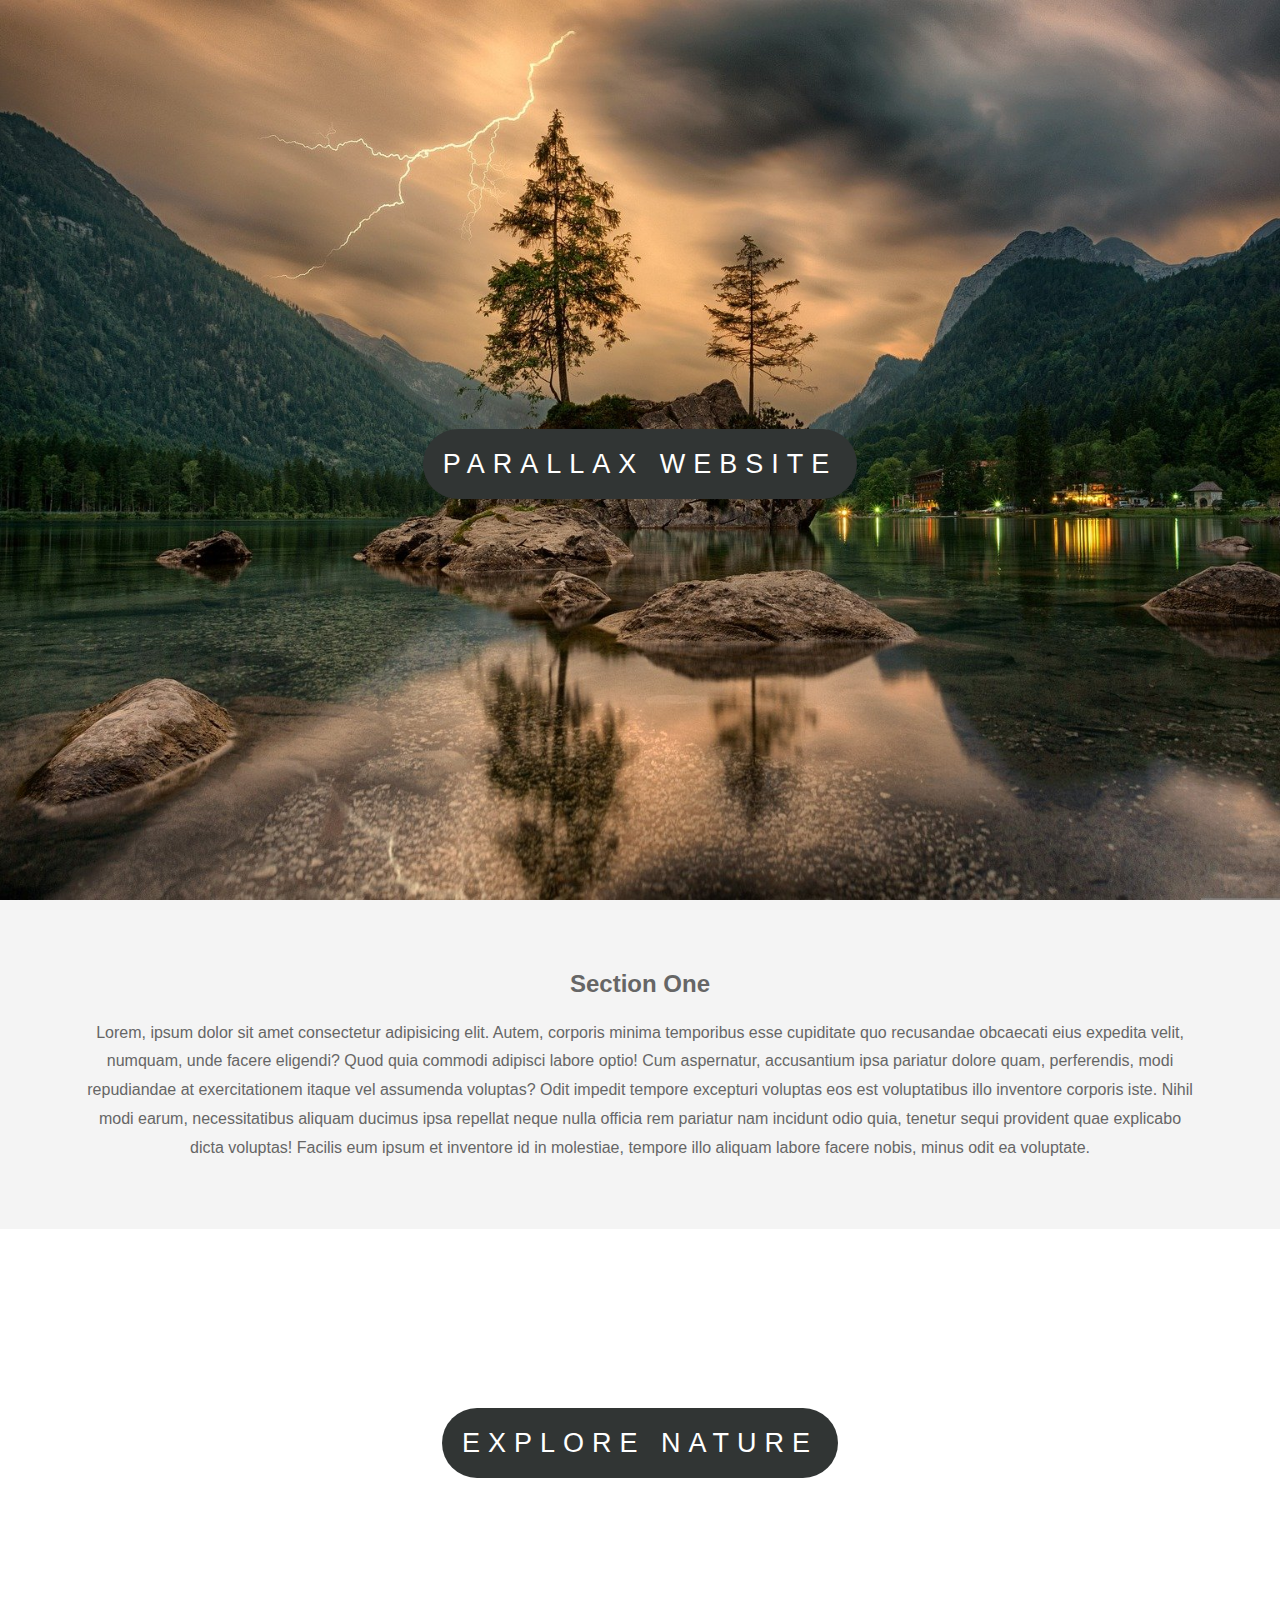
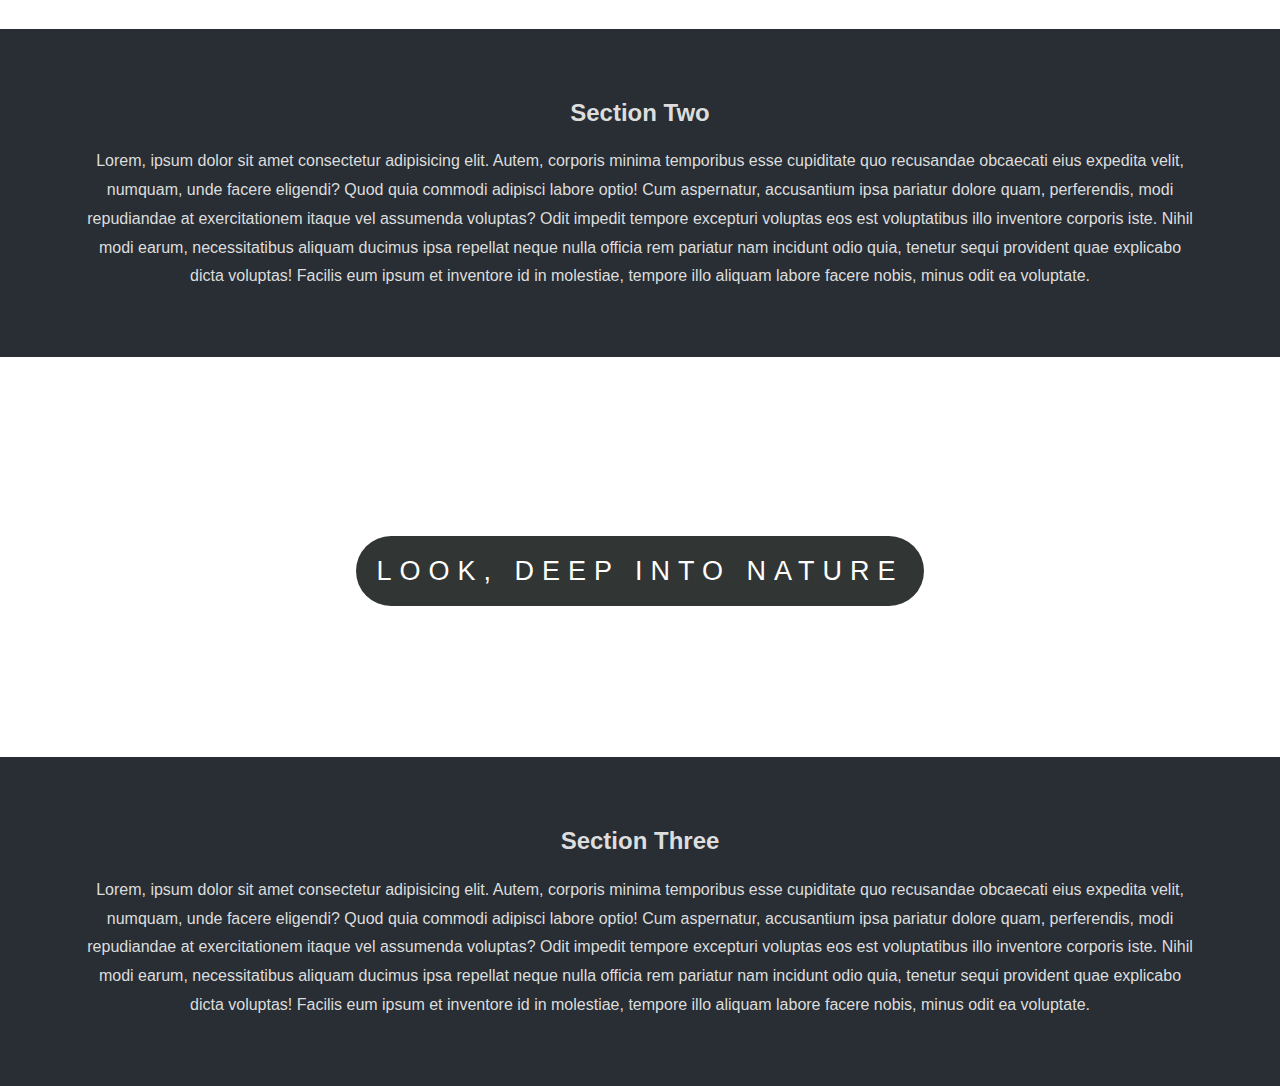
<file: 10.Parallax Website/index.html>
<!DOCTYPE html>
<html lang="en">
<head>
    <meta charset="UTF-8">
    <meta http-equiv="X-UA-Compatible" content="IE=edge">
    <meta name="viewport" content="width=device-width, initial-scale=1.0">
    <title>Parallax-Website</title>
    <link rel="stylesheet" href="style.css">
</head>
<body>
    <section class="pimg1">
        <div class="ptext">
            <span class="txtBg">
                Parallax Website
            </span>
        </div>
    </section>
    <section class="section section-light">
        <h2>Section One</h2>
        <p>Lorem, ipsum dolor sit amet consectetur adipisicing elit. Autem, corporis minima temporibus esse cupiditate quo recusandae obcaecati eius expedita velit, numquam, unde facere eligendi? Quod quia commodi adipisci labore optio! Cum aspernatur, accusantium ipsa pariatur dolore quam, perferendis, modi repudiandae at exercitationem itaque vel assumenda voluptas? Odit impedit tempore excepturi voluptas eos est voluptatibus illo inventore corporis iste. Nihil modi earum, necessitatibus aliquam ducimus ipsa repellat neque nulla officia rem pariatur nam incidunt odio quia, tenetur sequi provident quae explicabo dicta voluptas! Facilis eum ipsum et inventore id in molestiae, tempore illo aliquam labore facere nobis, minus odit ea voluptate.</p>
    </section>
    <section class="pimg2">
        <div class="ptext">
            <span class="txtBg">Explore Nature</span>
        </div>
    </section>
    <section class="section section-dark">
        <h2>Section Two</h2>
        <p>Lorem, ipsum dolor sit amet consectetur adipisicing elit. Autem, corporis minima temporibus esse cupiditate quo recusandae obcaecati eius expedita velit, numquam, unde facere eligendi? Quod quia commodi adipisci labore optio! Cum aspernatur, accusantium ipsa pariatur dolore quam, perferendis, modi repudiandae at exercitationem itaque vel assumenda voluptas? Odit impedit tempore excepturi voluptas eos est voluptatibus illo inventore corporis iste. Nihil modi earum, necessitatibus aliquam ducimus ipsa repellat neque nulla officia rem pariatur nam incidunt odio quia, tenetur sequi provident quae explicabo dicta voluptas! Facilis eum ipsum et inventore id in molestiae, tempore illo aliquam labore facere nobis, minus odit ea voluptate.</p>
    </section>
    <section class="pimg3">
        <div class="ptext">
            <span class="txtBg">Look, Deep into nature</span>
        </div>
    </section>
    <section class="section section-dark">
        <h2>Section Three</h2>
        <p>Lorem, ipsum dolor sit amet consectetur adipisicing elit. Autem, corporis minima temporibus esse cupiditate quo recusandae obcaecati eius expedita velit, numquam, unde facere eligendi? Quod quia commodi adipisci labore optio! Cum aspernatur, accusantium ipsa pariatur dolore quam, perferendis, modi repudiandae at exercitationem itaque vel assumenda voluptas? Odit impedit tempore excepturi voluptas eos est voluptatibus illo inventore corporis iste. Nihil modi earum, necessitatibus aliquam ducimus ipsa repellat neque nulla officia rem pariatur nam incidunt odio quia, tenetur sequi provident quae explicabo dicta voluptas! Facilis eum ipsum et inventore id in molestiae, tempore illo aliquam labore facere nobis, minus odit ea voluptate.</p>
    </section>
</body>
</html>
</file>
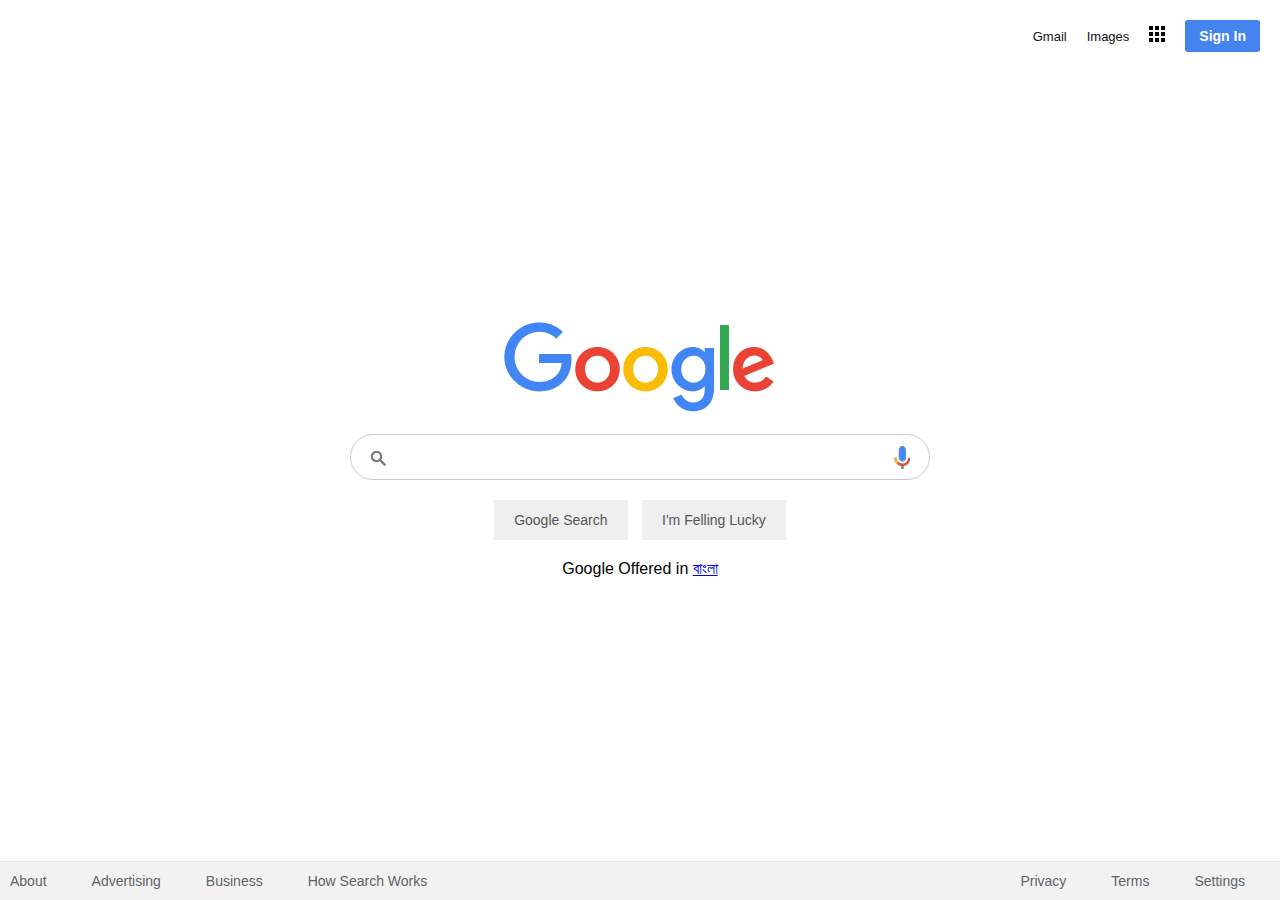
<file: 13. Google-homepage/index.html>
<!DOCTYPE html>
<html lang="en">
<head>
    <meta charset="UTF-8">
    <meta http-equiv="X-UA-Compatible" content="IE=edge">
    <meta name="viewport" content="width=device-width, initial-scale=1.0">
    <link rel="stylesheet" href="style.css">
    <title>Google</title>
</head>
<body>
    <section>
        <header>
            <ul>
                <li><a href="#">Gmail</a></li>
                <li><a href="#">Images</a></li>
                <li><a href="#"><img src="images/bars.png" alt=""></a></li>
                <li><button>Sign In</button></li>
            </ul>
        </header>
        <main>
            <img src="images/google.png" alt="Google">
            <div class="searchbox">
                <input type="text" class="search">
                <div class="icon">
                    <div class="search-icon"><img src="images/search.png"></div>
                    <div class="mic"><img src="images/mic.png" alt=""></div>
                </div>
            </div>
            <div class="buttons">
                <button>Google Search</button>
                <button>I'm Felling Lucky</button>
            </div>
            <div class="lang">
                Google Offered in <a href="#">বাংলা</a>
            </div>
        </main>
        <footer>
            <div class="row">
                <ul>
                    <li><a href="#">About</a></li>
                    <li><a href="#">Advertising</a></li>
                    <li><a href="#">Business</a></li>
                    <li><a href="#">How Search Works</a></li>
                </ul>
                <ul>
                    <li><a href="#">Privacy</a></li>
                    <li><a href="#">Terms</a></li>
                    <li><a href="#">Settings</a></li>
                </ul>
            </div>
        </footer>
    </section>
</body>
</html>
</file>
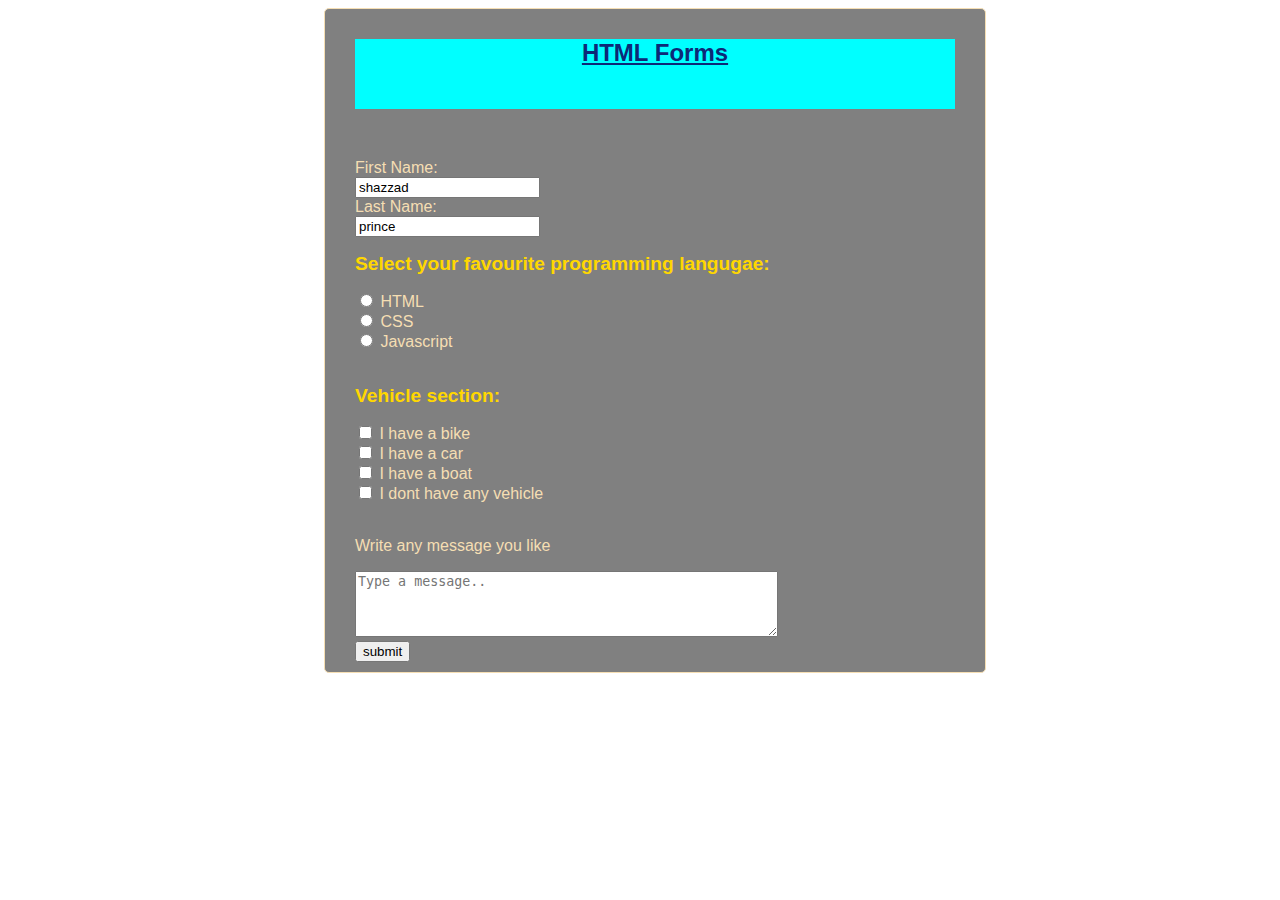
<file: 14. Form/index.html>
<!DOCTYPE html>
<html lang="en">
<head>
    <meta charset="UTF-8">
    <meta http-equiv="X-UA-Compatible" content="IE=edge">
    <meta name="viewport" content="width=device-width, 
    initial-scale=1.0">
    <link rel="stylesheet" href="style.css">
    <title>Form</title>
</head>
<body>
    <div class="form-table">
        <div class="html-form">
            <h2>HTML Forms</h2>
        </div>
    <!--Form Element-->
    <form  class="form">
        <div class="name-part">
            <label for="fname" class="name">First Name:</label>
            <br>
            <input type="text" name="fname" id="fname" value="shazzad" placeholder="First name">
            <br>
            <label for="lname" class="name">Last Name:</label>
            <br>
            <input type="text" name="lname" id="lname" value="prince" placeholder="Last name">
            <br>
        </div>

        <!--Radio Element-->
        <p><b>Select your favourite programming langugae:</b></p>
        <input type="radio" name="fav-lan" value="HTML">
            <label for="HTML">HTML</label><br>
        <input type="radio" name="fav-lan" value="CSS">
            <label for="CSS">CSS</label><br>
        <input type="radio" name="fav-lan" value="Javascript">
            <label for="Javascript">Javascript</label><br><br>

        <!--checkbox element-->
        <p><b>Vehicle section:</b></p>
        <input type="checkbox" name="vehicle" value="bike">
            <label for="vehicle">I have a bike</label><br>
        <input type="checkbox" name="vehicle" value="car">
            <label for="vehicle">I have a car</label><br>
        <input type="checkbox" name="vehicle" value="boat">
            <label for="vehicle">I have a boat</label><br>
        <input type="checkbox" name="vehicle" value="nothing">
            <label for="vehicle">I dont have any vehicle</label><br><br>
        
        <!--textarea-->
        <p><label for="message">Write any message you like</label></p>
        <textarea name="message" id="message" cols="50" rows="4" placeholder="Type a message.."></textarea><br>
        <!--button element-->
        <input type="button" value="submit">
    </form>
    </div>
</body>
</html>
</file>
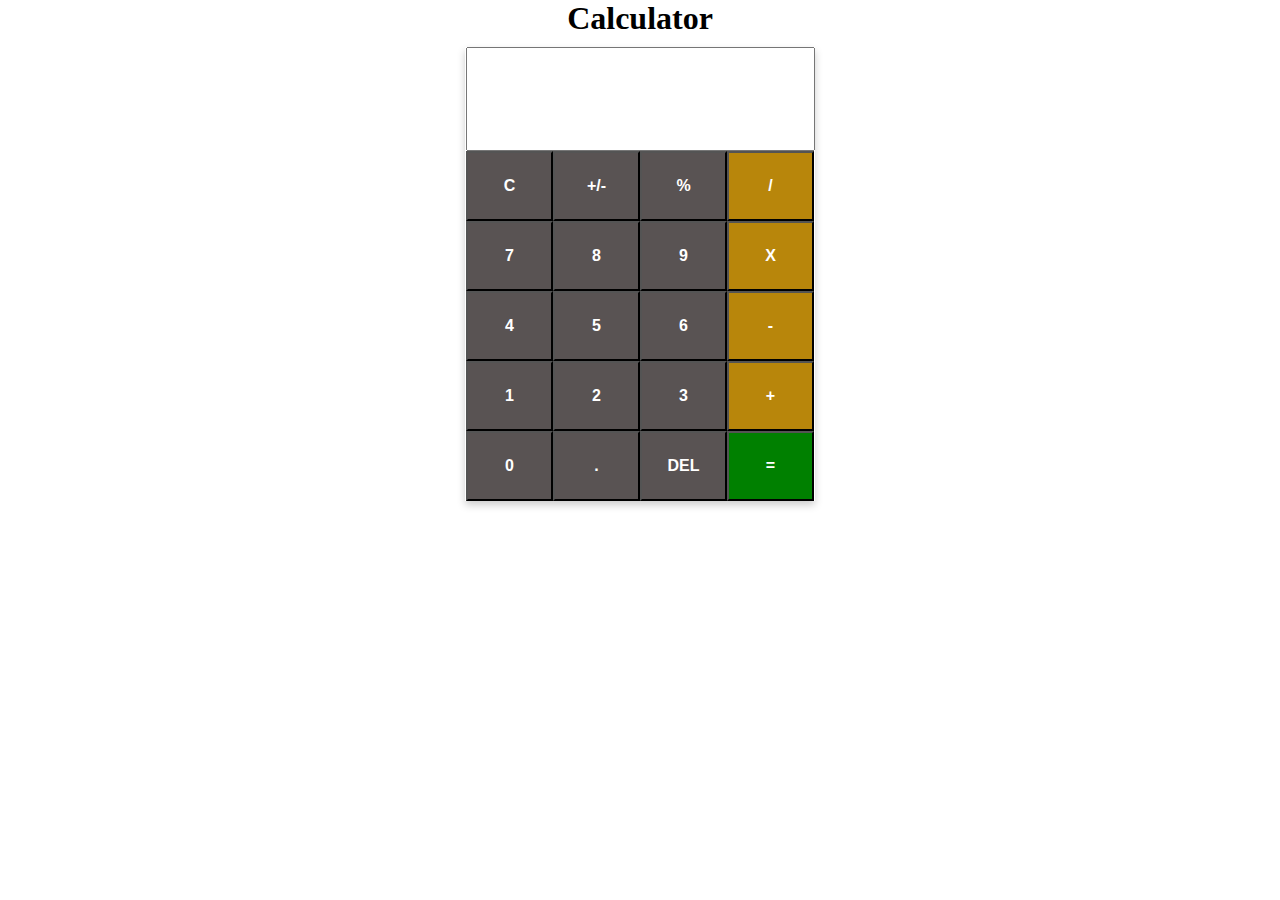
<file: 2.CALCULATOR/index.html>
<!DOCTYPE html>
<html lang="en">
<head>
    <meta charset="UTF-8">
    <meta http-equiv="X-UA-Compatible" content="IE=edge">
    <meta name="viewport" content="width=device-width, initial-scale=1.0">
    <title>Calculator</title>
    <link rel="stylesheet" href="style.css">
</head>
<body>
    <h1>Calculator</h1>
        <div class="card">
            <div class="calc-head">
                <input type="text" id="result" maxlength="10">
            </div>

            <div class="calc-body">
                <div>
                    <input type="button" class="btn" value="C">
                    <input type="button" class="btn" value="+/-">
                    <input type="button" class="btn" value="%">
                    <input type="button" class="btn btn-style" value="/">
                </div>
                <div>
                    <input type="button" class="btn" value="7">
                    <input type="button" class="btn" value="8">
                    <input type="button" class="btn" value="9">
                    <input type="button" class="btn btn-style" value="X">
                </div>
                <div>
                    <input type="button" class="btn" value="4">
                    <input type="button" class="btn" value="5">
                    <input type="button" class="btn" value="6">
                    <input type="button" class="btn btn-style" value="-">
                </div>
                <div>
                    <input type="button" class="btn" value="1">
                    <input type="button" class="btn" value="2">
                    <input type="button" class="btn" value="3">
                    <input type="button" class="btn btn-style" value="+">
                </div>
                <div>
                    <input type="button" class="btn" value="0">
                    <input type="button" class="btn" value=".">
                    <input type="button" class="btn" value="DEL">
                    <input type="button" class="btn last-button" value="=">
                </div>
            </div>
        </div>
</body>
</html>
</file>
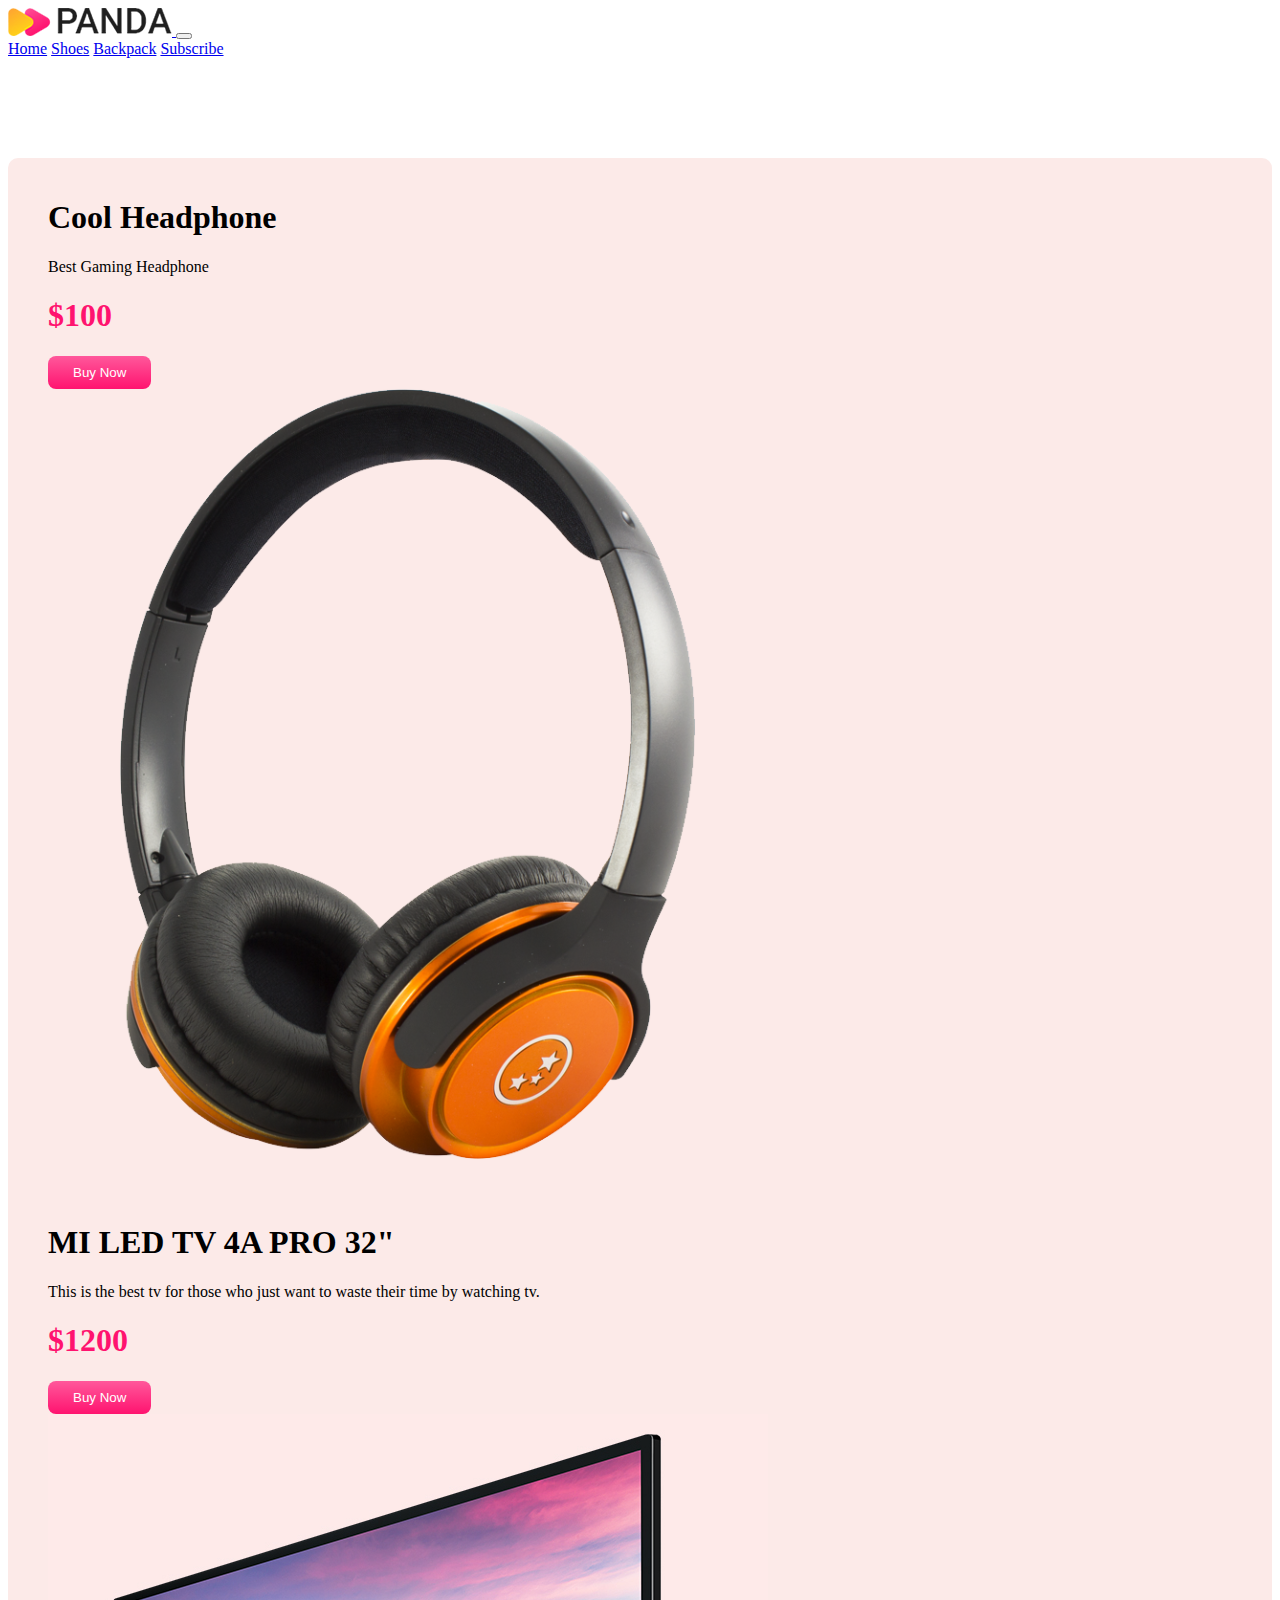
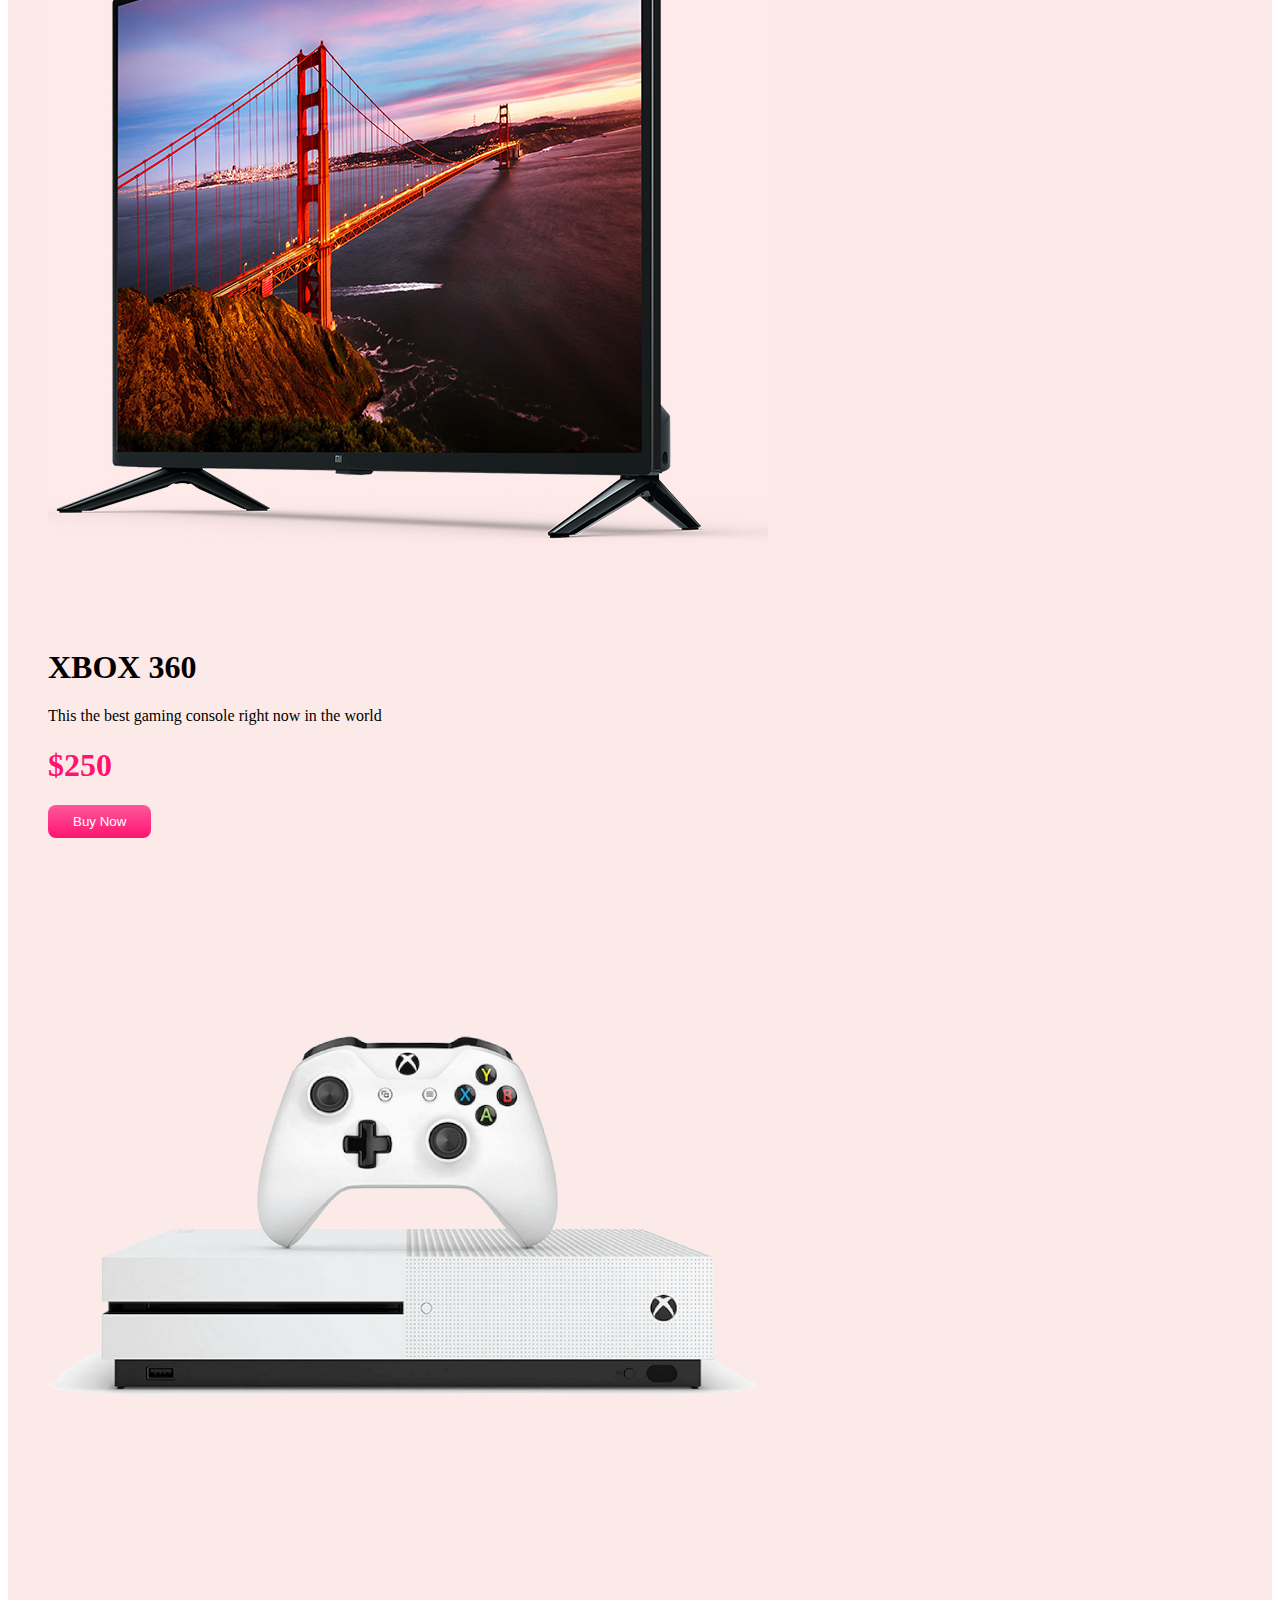
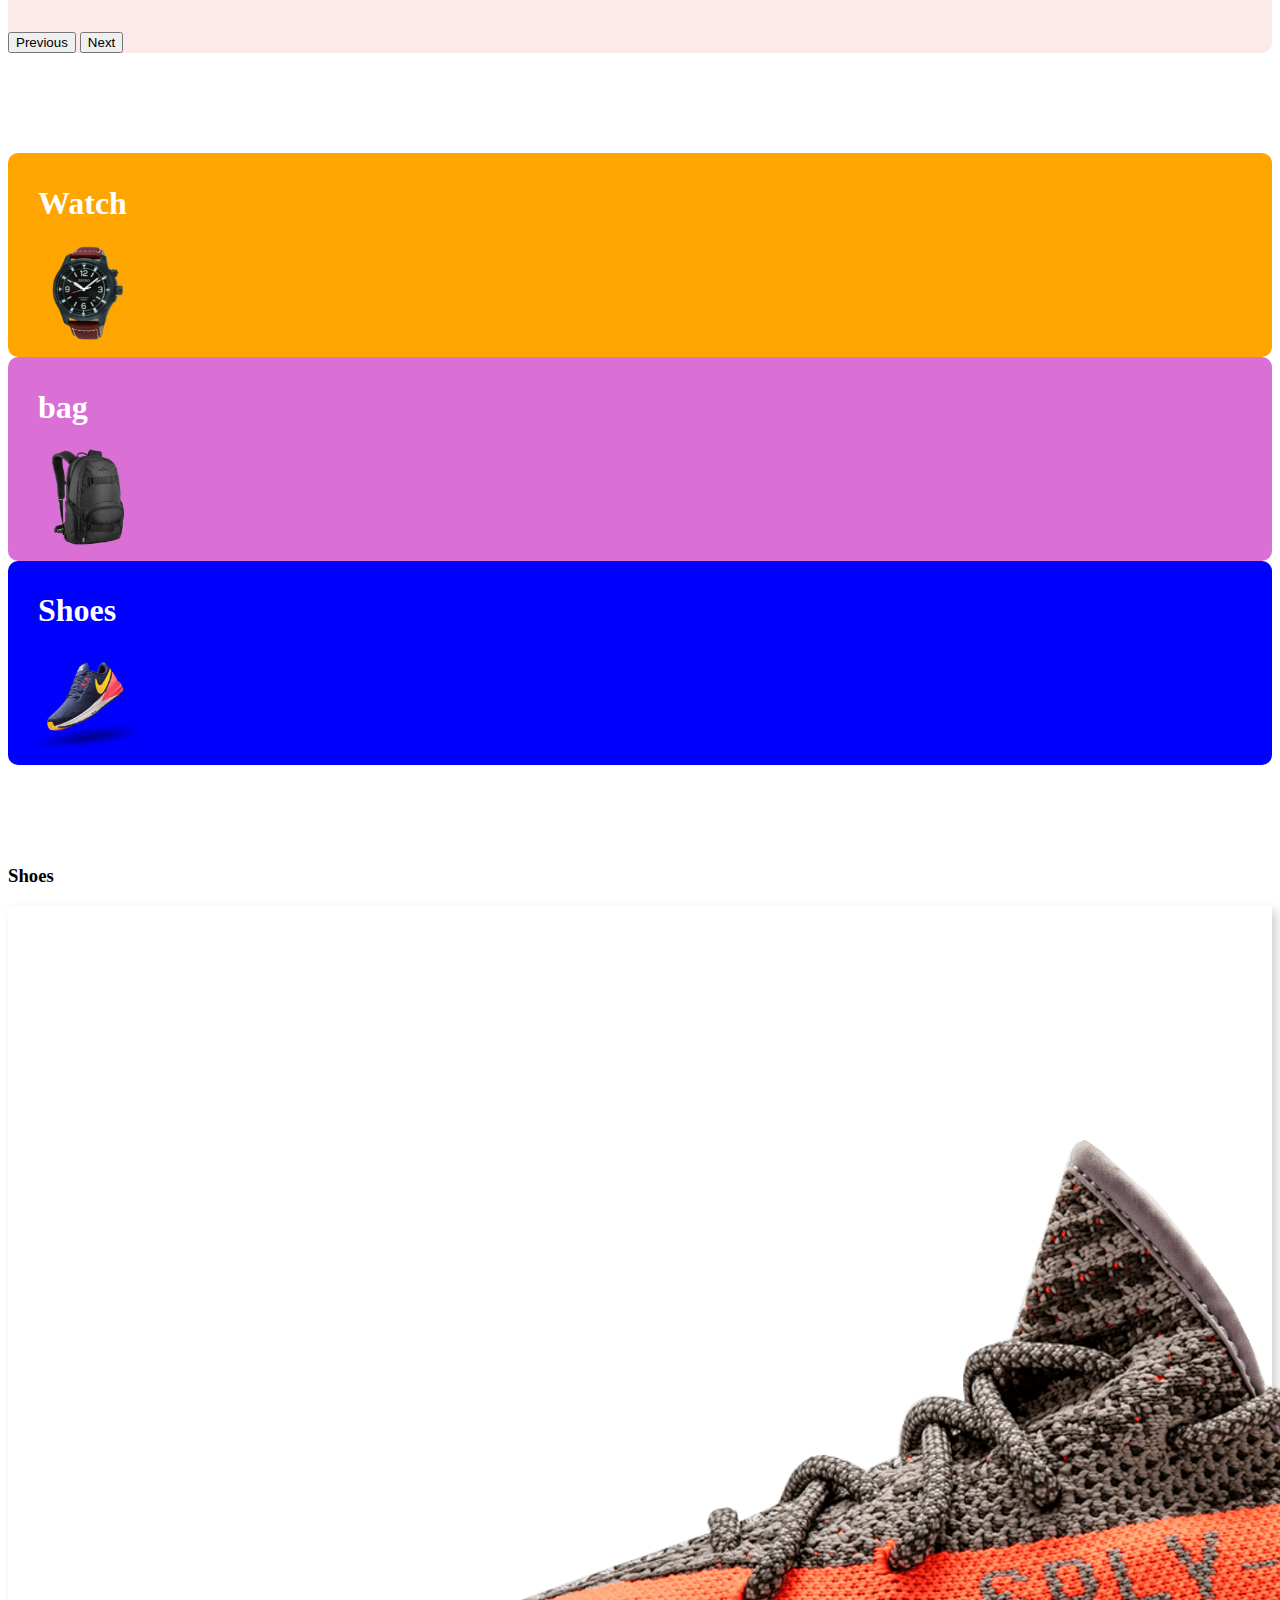
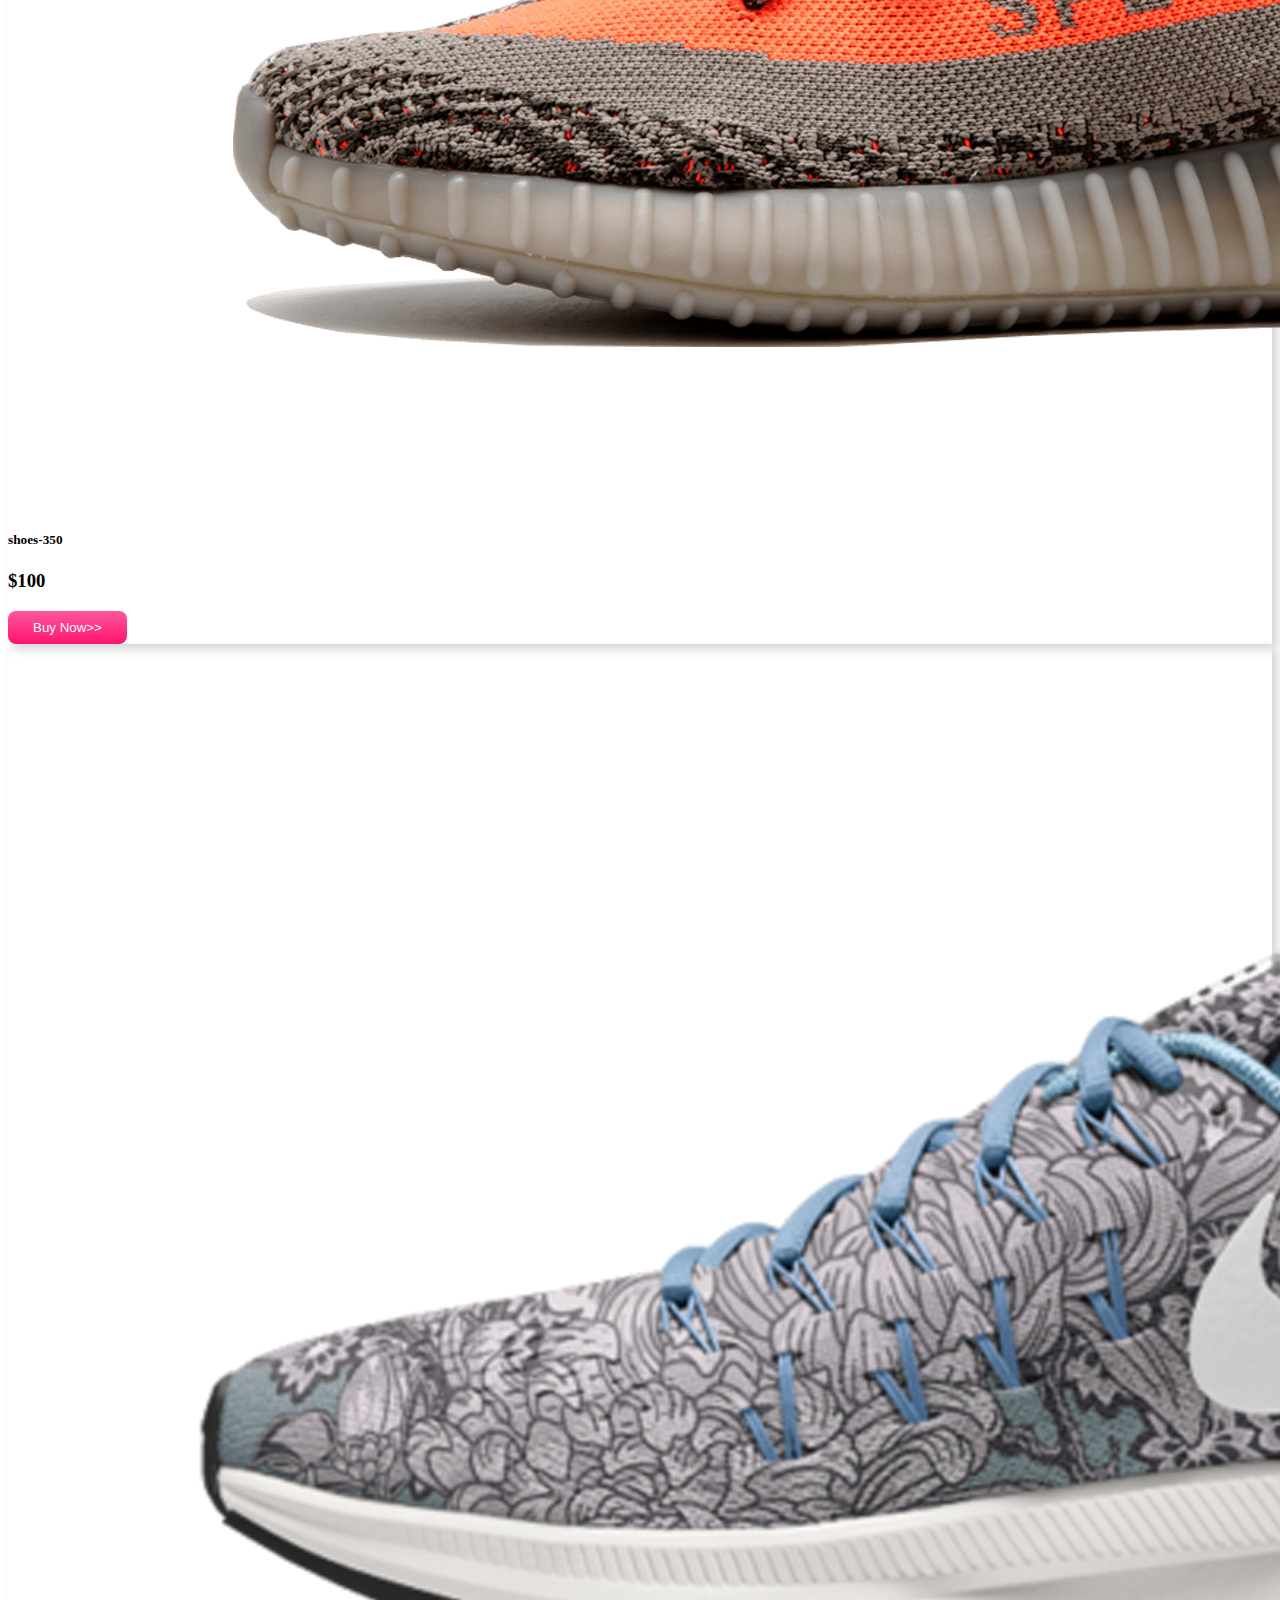
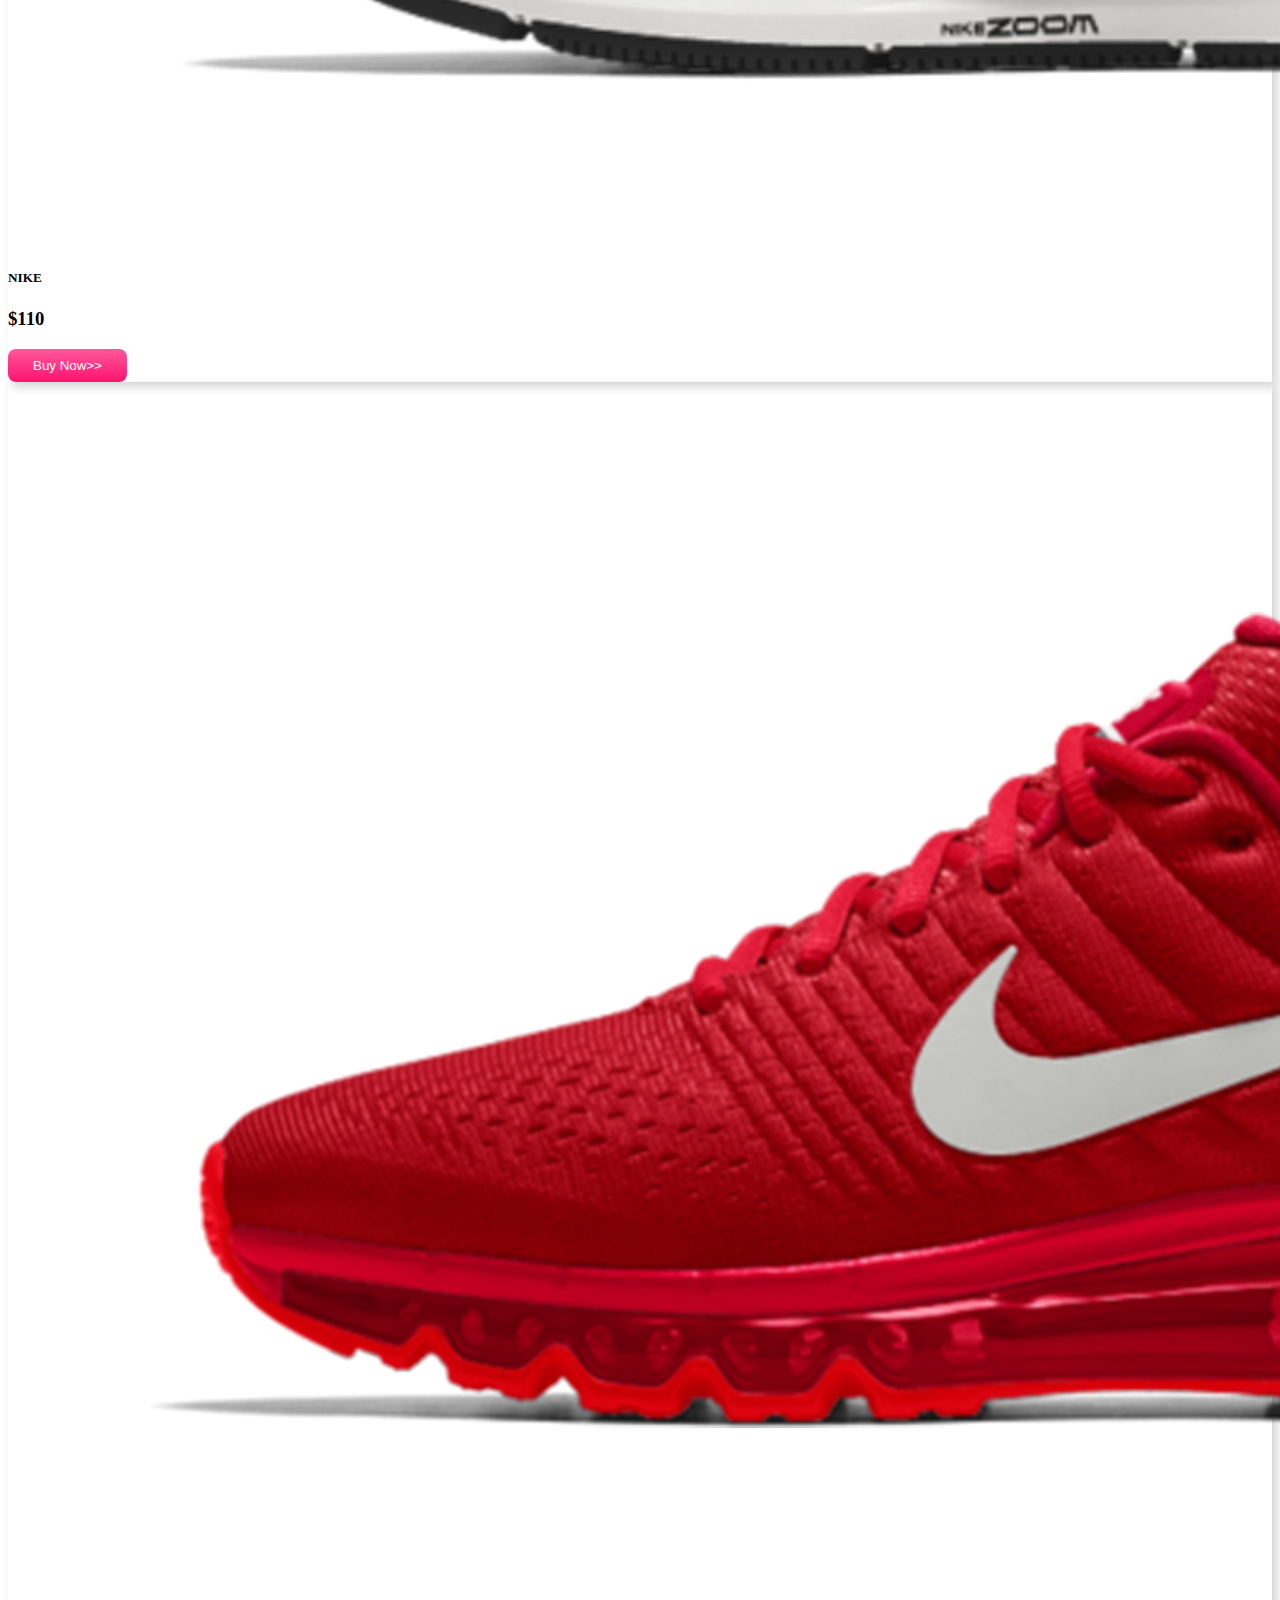
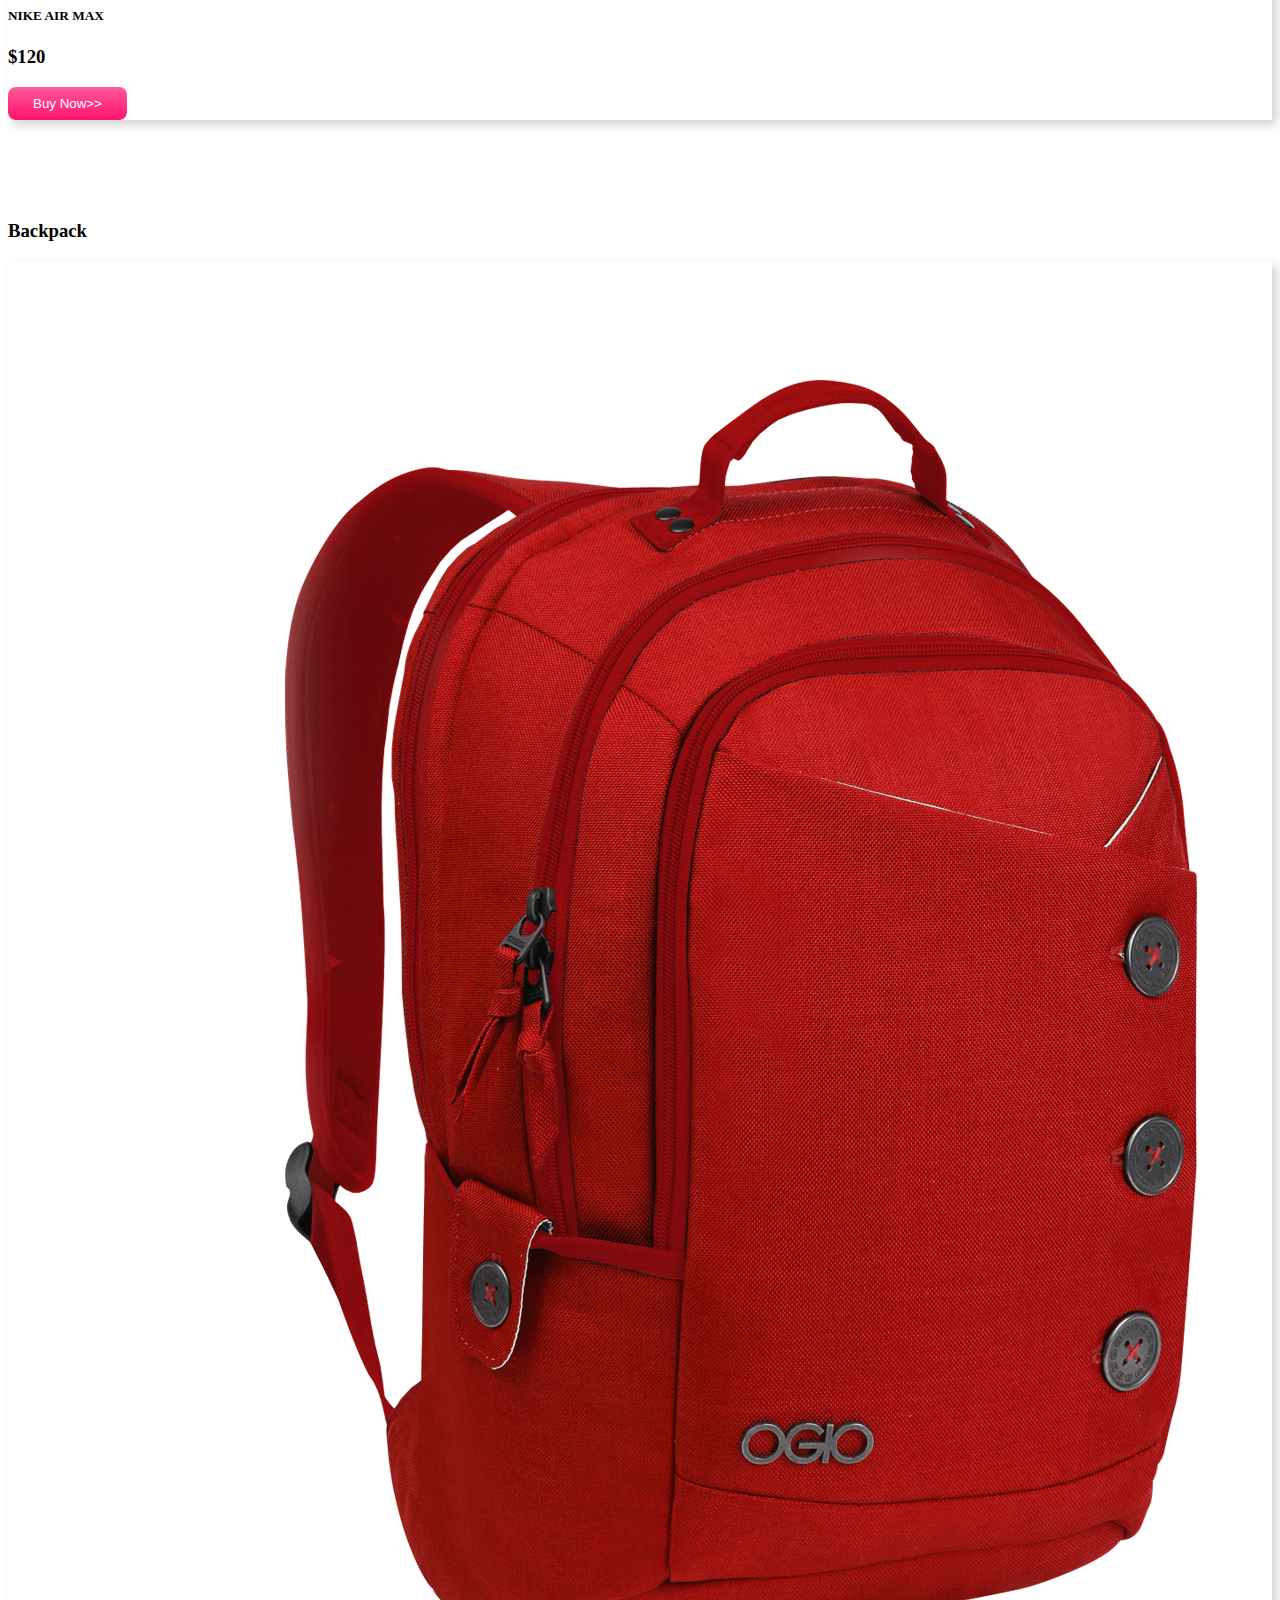
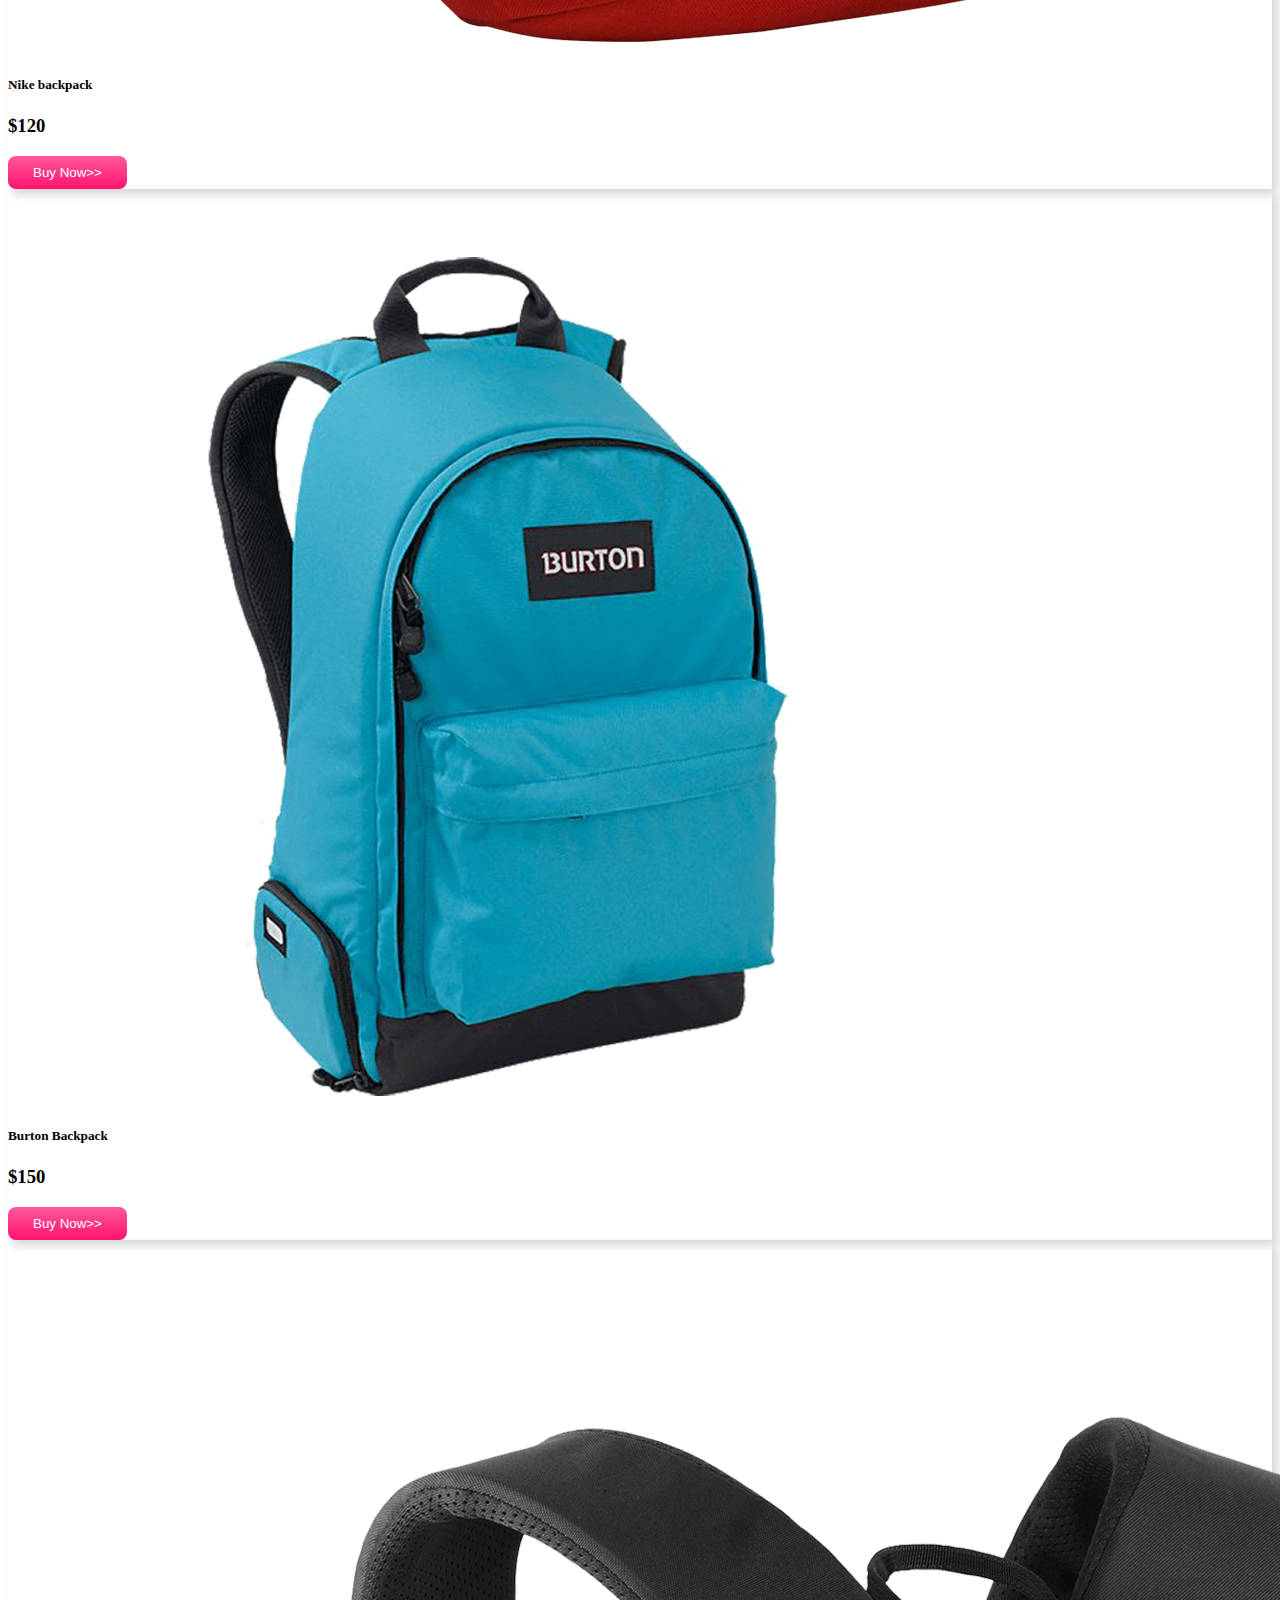
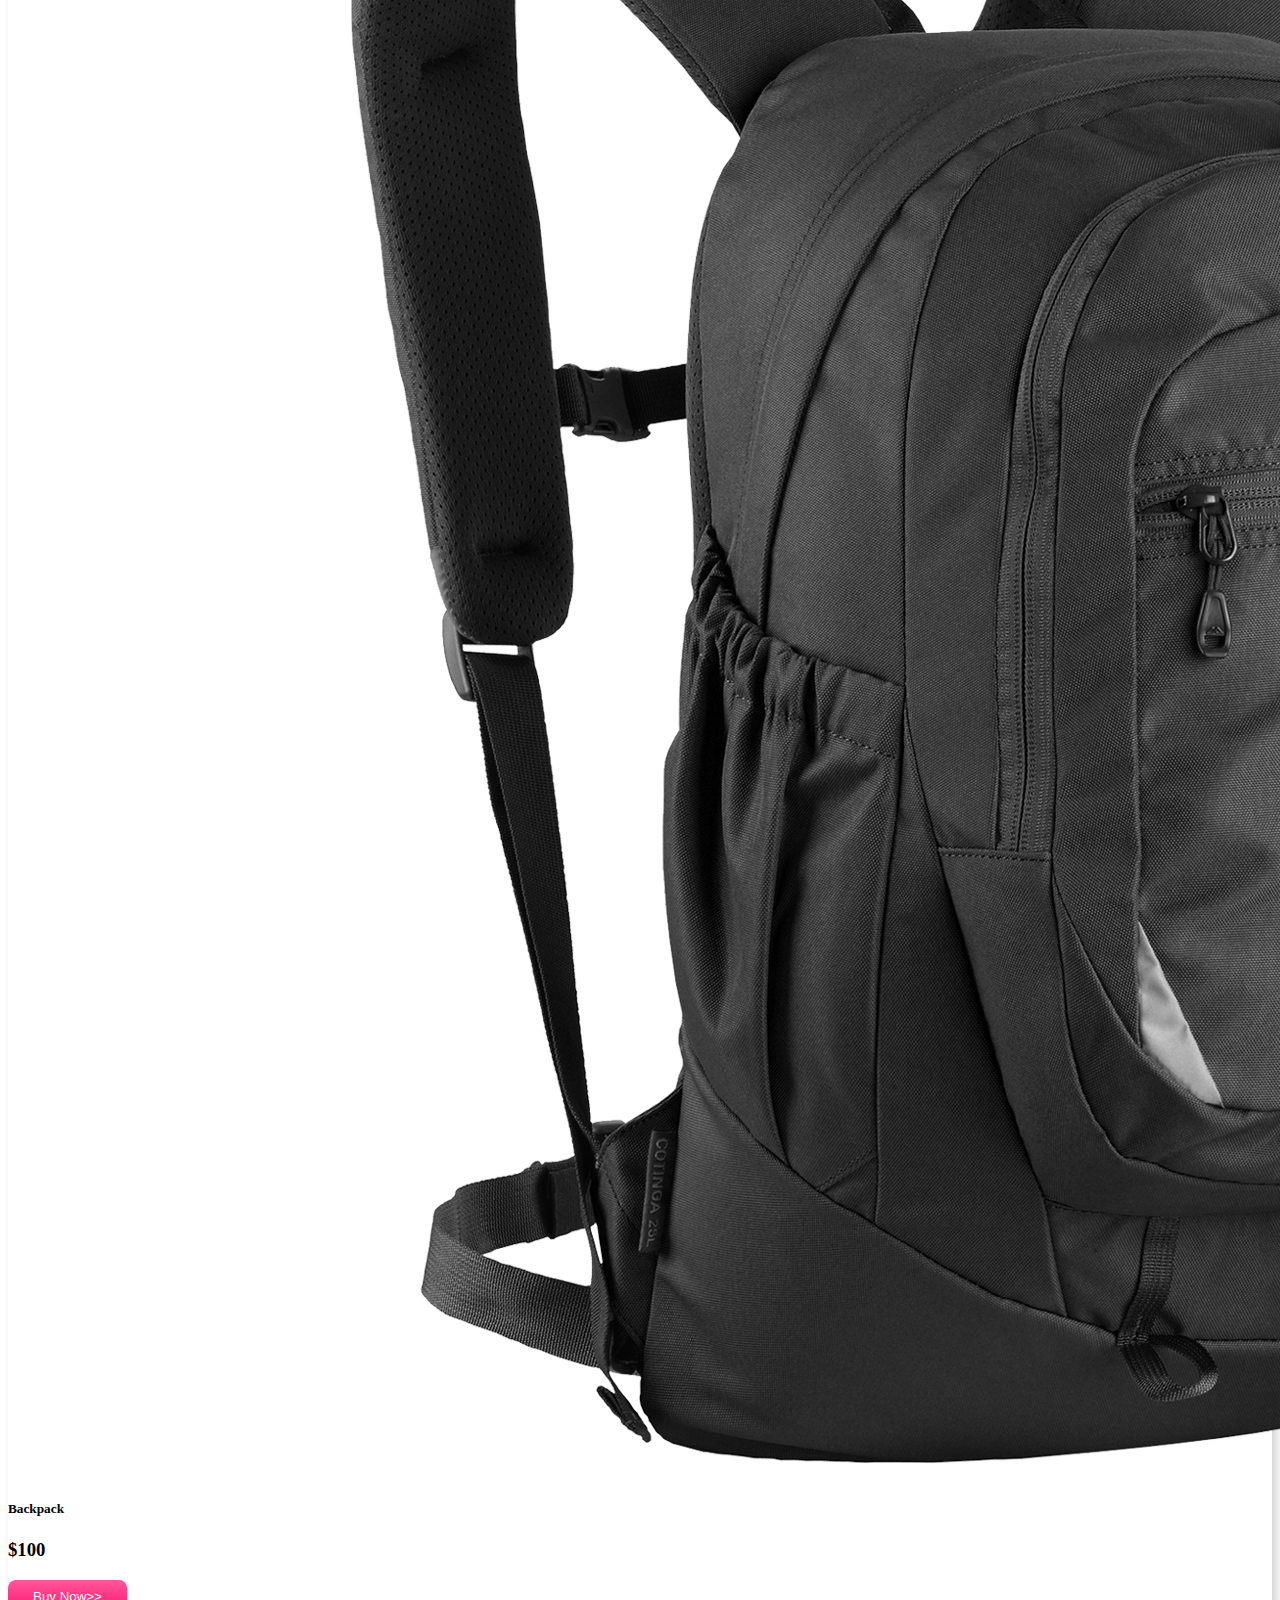
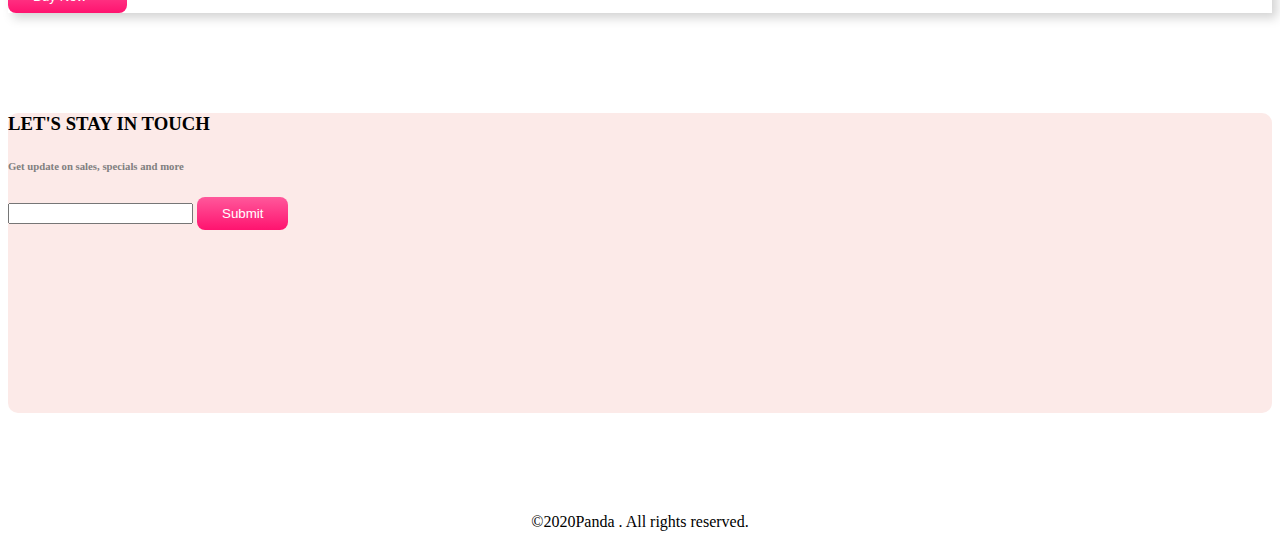
<file: 7.panda-commerce/index.html>
<!DOCTYPE html>
<html lang="en">
<head>
    <meta charset="UTF-8">
    <meta http-equiv="X-UA-Compatible" content="IE=edge">
    <meta name="viewport" content="width=device-width, initial-scale=1.0">
    <link href="https://cdn.jsdelivr.net/npm/bootstrap@5.1.0/dist/css/bootstrap.min.css" rel="stylesheet" integrity="sha384-KyZXEAg3QhqLMpG8r+8fhAXLRk2vvoC2f3B09zVXn8CA5QIVfZOJ3BCsw2P0p/We" crossorigin="anonymous">
    <title>Panda commerce</title>
    <link rel="stylesheet" href="style.css">
</head>
<body>
    <div class="container">
        <nav class="navbar navbar-expand-lg navbar-light bg-light">
            <div class="container-fluid">
              <a class="navbar-brand" href="#">
                  <img src="images/logo.png" alt="">
              </a>
              <button class="navbar-toggler" type="button" data-bs-toggle="collapse" data-bs-target="#navbarNavAltMarkup" aria-controls="navbarNavAltMarkup" aria-expanded="false" aria-label="Toggle navigation">
                <span class="navbar-toggler-icon"></span>
              </button>
              <div class="collapse navbar-collapse" id="navbarNavAltMarkup">
                <div class="navbar-nav">
                  <a class="nav-link active" aria-current="page" href="#Home">Home</a>
                  <a class="nav-link" href="#Shoes">Shoes</a>
                  <a class="nav-link" href="#Backpack">Backpack</a>
                  <a class="nav-link" href="#Subscribe" >Subscribe</a>
                </div>
              </div>
            </div>
          </nav>
    </div>
    
    <div class="container">
        <div id="carouselExampleControls" class="carousel slide pink-bg" data-bs-ride="carousel">
            <div class="carousel-inner">
              <div class="carousel-item active">
               <div class="row align-items-center">
                   <div class="col-md-7">
                    <h1>Cool Headphone</h1>
                    <p>Best Gaming Headphone</p>
                    <h1 class="price">$100</h1>
                    <button class="buy-now-btn">Buy Now</button>
                   </div>
                   <div class="col-md-5">
                    <img src="images/banner-images/headphone.png" class="d-block w-100" alt="...">
                   </div>
               </div>
              </div>
              <div class="carousel-item">
                <div class="row align-items-center">
                    <div class="col-md-7">
                        <h1>MI LED TV 4A PRO 32"</h1>
                        <p>This is the best tv for those who just want to waste their time by watching tv.</p>
                        <h1 class="price">$1200</h1>
                        <button class="buy-now-btn">Buy Now</button>
                    </div>
                    <div class="col-md-5">
                        <img src="images/banner-images/tv.png" class="d-block w-100" alt="...">
                    </div>
                </div>
              </div>
              <div class="carousel-item">
                <div class="row align-items-center">
                    <div class="col-md-7">
                        <h1>XBOX 360</h1>
                        <p>This the best gaming console right now in the world</p>
                        <h1 class="price">$250</h1>
                        <button class="buy-now-btn">Buy Now</button>
                    </div>
                    <div class="col-md-5">
                        <img src="images/banner-images/xbox.png" class="d-block w-100" alt="...">
                    </div>
                </div>
              </div>
            </div>
            <button class="carousel-control-prev" type="button" data-bs-target="#carouselExampleControls" data-bs-slide="prev">
              <span class="carousel-control-prev-icon" aria-hidden="true"></span>
              <span class="visually-hidden">Previous</span>
            </button>
            <button class="carousel-control-next" type="button" data-bs-target="#carouselExampleControls" data-bs-slide="next">
              <span class="carousel-control-next-icon" aria-hidden="true"></span>
              <span class="visually-hidden">Next</span>
            </button>
          </div>
    </div>


    <div class="container categories">
        <div class="row">
            <div class="col-md-4">
                <div class="d-flex justify-content-between align-items-center cat1">
                    <h1>Watch</h1>
                    <img src="images/categories/watch.png" alt="">
                </div>
            </div>
            <div class="col-md-4">
                <div class="d-flex justify-content-between align-items-center cat2">
                    <h1>bag</h1>
                    <img src="images/categories/bag.png" alt="">
                </div>
            </div>
            <div class="col-md-4">
                <div class="d-flex justify-content-between align-items-center cat3">
                    <h1>Shoes</h1>
                    <img src="images/categories/shoes.png" alt="">
                </div>
            </div>
        </div>
    </div>

    <div class="container shoes" id="shoes">
        <h3>Shoes</h3>
        <div class="row row-cols-1 row-cols-md-3 g-4">
            <div class="col">
              <div class="card h-100">
                <img src="images/shoes/shoe-1.png" class="card-img-top" alt="...">
                <div class="card-body">
                  <h5 class="card-title">shoes-350</h5>
                  <h3>$100</h3>
                  <button class="buy-now-btn">Buy Now>></button>
                </div>
 
              </div>
            </div>
            <div class="col">
              <div class="card h-100">
                <img src="images/shoes/shoe-2.png" class="card-img-top" alt="...">
                <div class="card-body">
                  <h5 class="card-title">NIKE </h5>
                    <h3>$110</h3>
                    <button class="buy-now-btn">Buy Now>></button>
                </div>

              </div>
            </div>
            <div class="col">
              <div class="card h-100">
                <img src="images/shoes/shoe-3.png" class="card-img-top" alt="...">
                <div class="card-body">
                  <h5 class="card-title">NIKE AIR MAX</h5>
                    <h3>$120</h3>
                    <button class="buy-now-btn">Buy Now>></button>
                </div>
                  
                </div>
              </div>
            </div>
          </div>
    </div>

    <div class="container" id="backpack">
        <h3>Backpack</h3>
        <div class="row row-cols-1 row-cols-md-3 g-4">
            <div class="col">
              <div class="card h-100">
                <img src="images/bags/bag-1.png" class="card-img-top" alt="...">
                <div class="card-body">
                  <h5 class="card-title">Nike backpack</h5>
                    <h3>$120</h3>
                        <button class="buy-now-btn">Buy Now>></button>                    

                </div>

              </div>
            </div>
            <div class="col">
              <div class="card h-100">
                <img src="images/bags/bag-2.png" class="card-img-top" alt="...">
                <div class="card-body">
                  <h5 class="card-title">Burton Backpack</h5>
                    <h3>$150</h3>
                        <button class="buy-now-btn">Buy Now>></button>
                  
                </div>

              </div>
            </div>
            <div class="col">
              <div class="card h-100">
                <img src="images/bags/bag-3.png" class="card-img-top" alt="...">
                <div class="card-body">
                  <h5 class="card-title">Backpack</h5>
                    <h3>$100</h3>
                        <button class="buy-now-btn">Buy Now>></button>
                </div>

              </div>
            </div>
          </div>
    </div>

    <div class="container d-flex align-items-center justify-content-center pink-bg" id="subscribe">
        <div>
            <h3>LET'S STAY IN TOUCH </h3>
            <h6>Get update on sales, specials and more</h6>
            <input class="form-control" type="text">
            <button class="buy-now-btn">Submit</button>
        </div>
    </div>

        <footer style="text-align: center;" >
            ©2020Panda . All rights reserved.
        </footer>

         <script src="https://cdn.jsdelivr.net/npm/bootstrap@5.1.0/dist/js/bootstrap.bundle.min.js" integrity="sha384-U1DAWAznBHeqEIlVSCgzq+c9gqGAJn5c/t99JyeKa9xxaYpSvHU5awsuZVVFIhvj" crossorigin="anonymous"></script>

        <script src="https://cdn.jsdelivr.net/npm/@popperjs/core@2.9.3/dist/umd/popper.min.js" integrity="sha384-eMNCOe7tC1doHpGoWe/6oMVemdAVTMs2xqW4mwXrXsW0L84Iytr2wi5v2QjrP/xp" crossorigin="anonymous"></script>
        
        <script src="https://cdn.jsdelivr.net/npm/bootstrap@5.1.0/dist/js/bootstrap.min.js" integrity="sha384-cn7l7gDp0eyniUwwAZgrzD06kc/tftFf19TOAs2zVinnD/C7E91j9yyk5//jjpt/" crossorigin="anonymous"></script>
    </body>
</html>
</file>
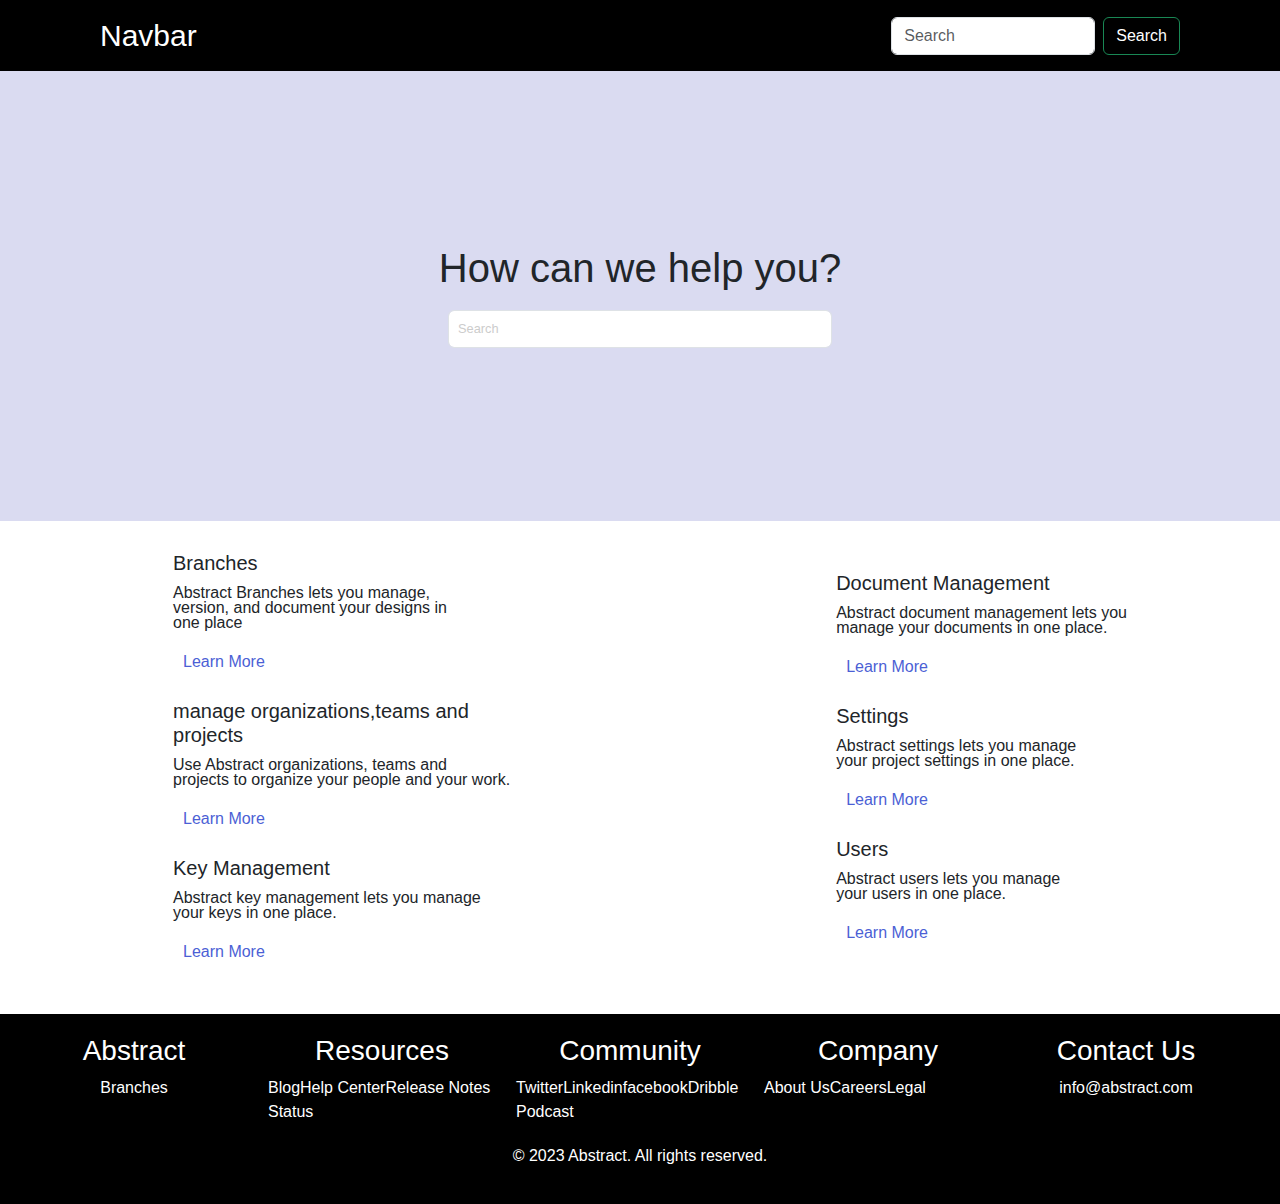
<file: FrontEnd_Practice- 1/index.html>
<!DOCTYPE html>
<html lang="en">
  <head>
    <meta charset="UTF-8" />
    <meta name="viewport" content="width=device-width, initial-scale=1.0" />
    <link
      href="https://cdn.jsdelivr.net/npm/bootstrap@5.3.3/dist/css/bootstrap.min.css"
      rel="stylesheet"
      integrity="sha384-QWTKZyjpPEjISv5WaRU9OFeRpok6YctnYmDr5pNlyT2bRjXh0JMhjY6hW+ALEwIH"
      crossorigin="anonymous"
    />
    <link rel="stylesheet" href="style.css" />
    <link
      rel="stylesheet"
      href="https://cdnjs.cloudflare.com/ajax/libs/font-awesome/6.5.2/css/all.min.css"
      integrity="sha512-SnH5WK+bZxgPHs44uWIX+LLJAJ9/2PkPKZ5QiAj6Ta86w+fsb2TkcmfRyVX3pBnMFcV7oQPJkl9QevSCWr3W6A=="
      crossorigin="anonymous"
      referrerpolicy="no-referrer"
    />
    <title>Abstract</title>
  </head>
  <body>
    <nav class="navbar">
      <div class="container-fluid">
        <a class="navbar-brand">Navbar</a>
        <form class="d-flex" role="search">
          <input
            class="form-control me-2"
            type="search"
            placeholder="Search"
            aria-label="Search"
          />
          <button class="btn btn-outline-success" type="submit">Search</button>
        </form>
      </div>
    </nav>

    <div class="header">
      <h1>How can we help you?</h1>
      <div class="input-container">
        <label for="searchInput">Search</label>
        <input type="text" id="searchInput" class="form-control" />
        <i class="fa-solid fa-arrow-right"></i>
      </div>
    </div>

    <div class="first-page">
      <div class="page-container">
        <div class="left-side">
          <div class="icn-txt">
            <div class="icn">
              <i class="fa-solid fa-code-branch"></i>
            </div>
            <div class="txt">
              <h3>Branches</h3>
              <p>
                Abstract Branches lets you manage, <br />
                version, and document your designs in <br />
                one place
              </p>
              <button>
                Learn More <i class="fa-solid fa-arrow-right"></i>
              </button>
            </div>
          </div>
          <div class="icn-txt">
            <div class="icn">
              <i class="fa-solid fa-sitemap"></i>
            </div>
            <div class="txt">
              <h3>
                manage organizations,teams and <br />
                projects
              </h3>
              <p>
                Use Abstract organizations, teams and <br />
                projects to organize your people and your work.
              </p>
              <button>
                Learn More <i class="fa-solid fa-arrow-right"></i>
              </button>
            </div>
          </div>
          <div class="icn-txt">
            <div class="icn">
              <i class="fa-solid fa-key"></i>
            </div>
            <div class="txt">
              <h3>Key Management</h3>
              <p>
                Abstract key management lets you manage <br />your keys in one
                place.
              </p>
              <button>
                Learn More <i class="fa-solid fa-arrow-right"></i>
              </button>
            </div>
          </div>
        </div>

        <div class="right-side">
          <div class="icn-txt">
            <div class="icn">
              <i class="fa-solid fa-list-check"></i>
            </div>
            <div class="txt">
              <h3>Document Management</h3>
              <p>
                Abstract document management lets you <br />manage your
                documents in one place.
              </p>
              <button>
                Learn More <i class="fa-solid fa-arrow-right"></i>
              </button>
            </div>
          </div>
          <div class="icn-txt">
            <div class="icn">
              <i class="fa-solid fa-gear"></i>
            </div>
            <div class="txt">
              <h3>Settings</h3>
              <p>
                Abstract settings lets you manage <br />your project settings in
                one place.
              </p>
              <button>
                Learn More <i class="fa-solid fa-arrow-right"></i>
              </button>
            </div>
          </div>
          <div class="icn-txt">
            <div class="icn">
              <i class="fa-solid fa-user"></i>
            </div>
            <div class="txt">
              <h3>Users</h3>
              <p>
                Abstract users lets you manage <br />your users in one place.
              </p>
              <button>
                Learn More <i class="fa-solid fa-arrow-right"></i>
              </button>
            </div>
          </div>
        </div>
      </div>
    </div>

    <footer>
      <div class="list">
        <h3>Abstract</h3>
        <p>Branches</p>
      </div>
      <div class="list">
        <h3>Resources</h3>
        <ul>
          <li>Blog</li>
          <li>Help Center</li>
          <li>Release Notes</li>
          <li>Status</li>
        </ul>
      </div>
      <div class="list">
        <h3>Community</h3>
        <ul>
          <li>Twitter</li>
          <li>Linkedin</li>
          <li>facebook</li>
          <li>Dribble</li>
          <li>Podcast</li>
        </ul>
      </div>
      <div class="list">
        <h3>Company</h3>
        <ul>
          <li>About Us</li>
          <li>Careers</li>
          <li>Legal</li>
        </ul>
      </div>
      <div class="list">
        <h3>Contact Us</h3>
        <p>info@abstract.com</p>
      </div>
      <p class="copy">© 2023 Abstract. All rights reserved.</p>
    </footer>
  </body>
</html>
</file>
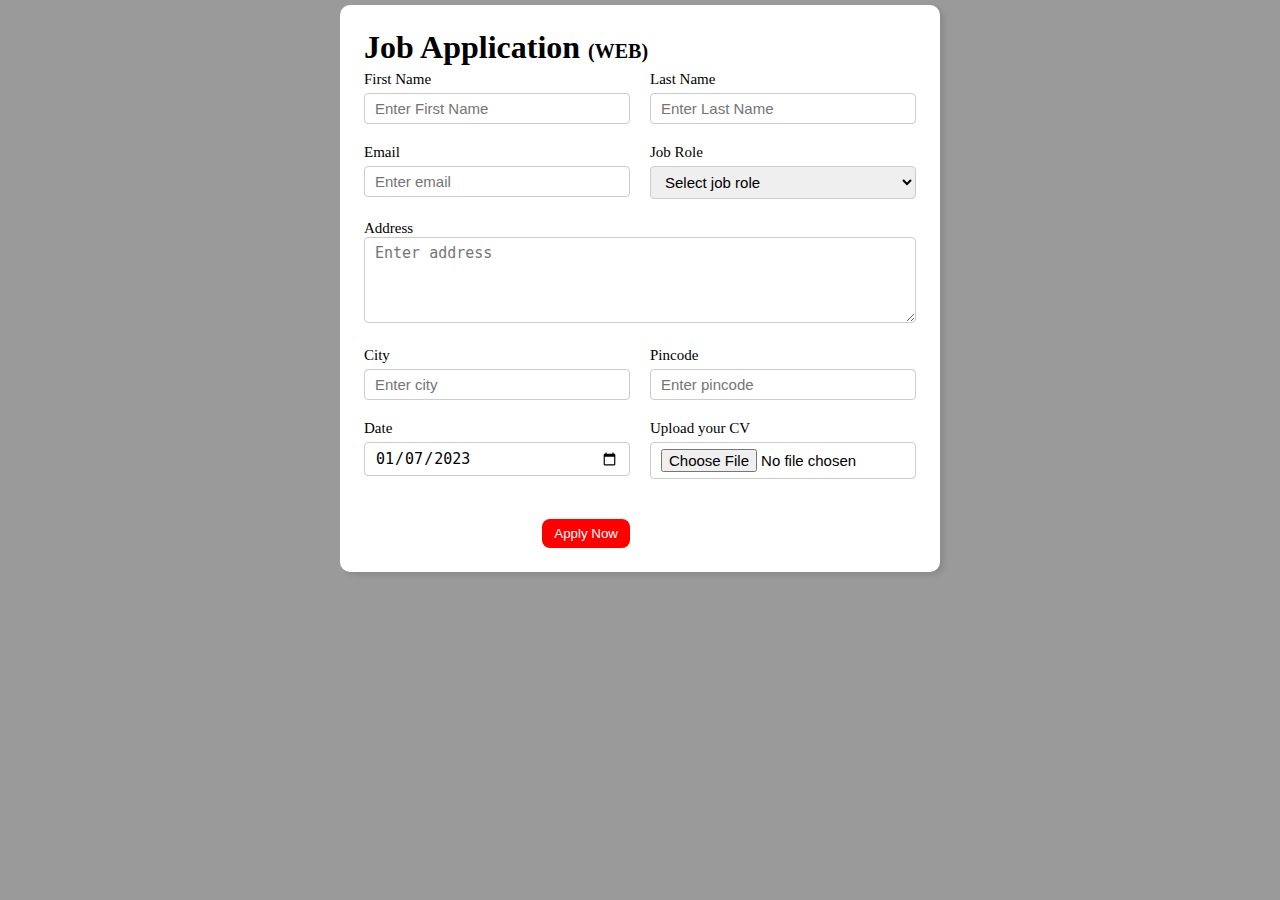
<file: job-application-form/index.html>
<!DOCTYPE html>
<html lang="en">

<head>
    <meta charset="UTF-8">
    <meta http-equiv="X-UA-Compatible" content="IE=edge">
    <meta name="viewport" content="width=device-width, initial-scale=1.0">
    <link rel="stylesheet" href="style.css">
    <title>Project-2</title>
</head>

<body>
    <div class="container">
        <div class="apply_box">
            <h1>Job Application <span class="web">(WEB)</span></h1>

            <form action="">
                <div class="form-container">
                    <div class="form-control">
                        <label for="first_name">First Name</label>
                        <input type="first_name" id="first_name" name="first_name" placeholder="Enter First Name">
                    </div>
                    <div class="form-control">
                        <label for="last_name">Last Name</label>
                        <input type="last_name" id="last_name" name="last_name" placeholder="Enter Last Name">
                    </div>
                    <div class="form-control">
                        <label for="email">Email</label>
                        <input type="email" id="email" name="email" placeholder="Enter email">
                    </div>
                    <div class="form-control">
                        <label for="job_role">Job Role</label>
                        <select name="job_role" id="job_role">
                            <option value="">Select job role</option>
                            <option value="frontend">Frontend Developer</option>
                            <option value="backend">Backend Developer</option>
                            <option value="full_stack">Full stack Developer</option>
                            <option value="ui_ux">UI UX Designer</option>
                        </select>
                    </div>
                    <div class="textarea-control">
                        <label for="address">Address</label>
                        <textarea name="address" id="address" cols="50" rows="4" placeholder="Enter address"></textarea>
                    </div>
                    <div class="form-control">
                        <label for="city">City</label>
                        <input type="city" name="city" placeholder="Enter city">
                    </div>
                    <div class="form-control">
                        <label for="pincode">Pincode</label>
                        <input type="number" name="pincode" placeholder="Enter pincode">
                    </div>
                    <div class="form-control">
                        <label for="date">Date</label>
                        <input value="2023-01-07" type="date" name="date">
                    </div>
                    <div class="form-control">
                        <label for="upload">Upload your CV</label>
                        <input type="file" id="upload" name="upload">
                    </div>
                    <div class="button-container">
                        <button type="submit">Apply Now</button>
                    </div>
                </div>
            </form>
        </div>
    </div>
</body>

</html>
</file>
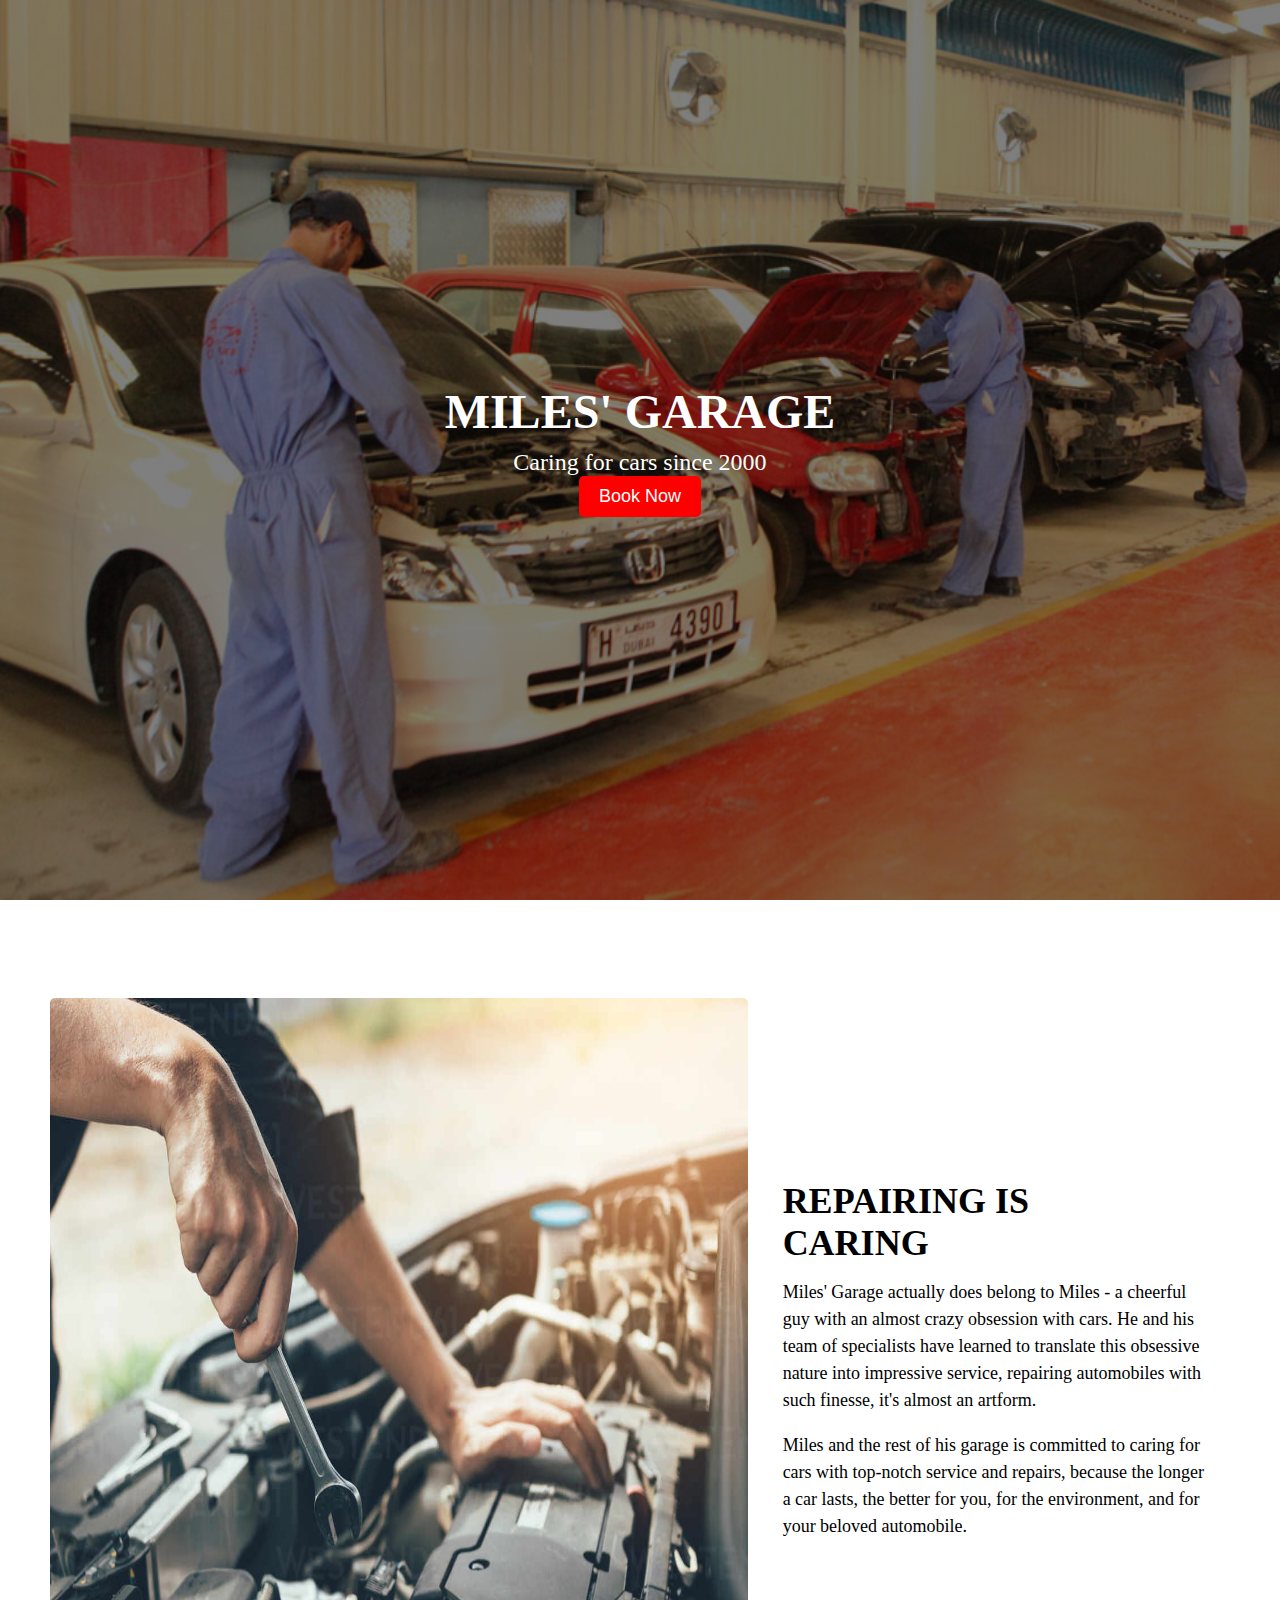
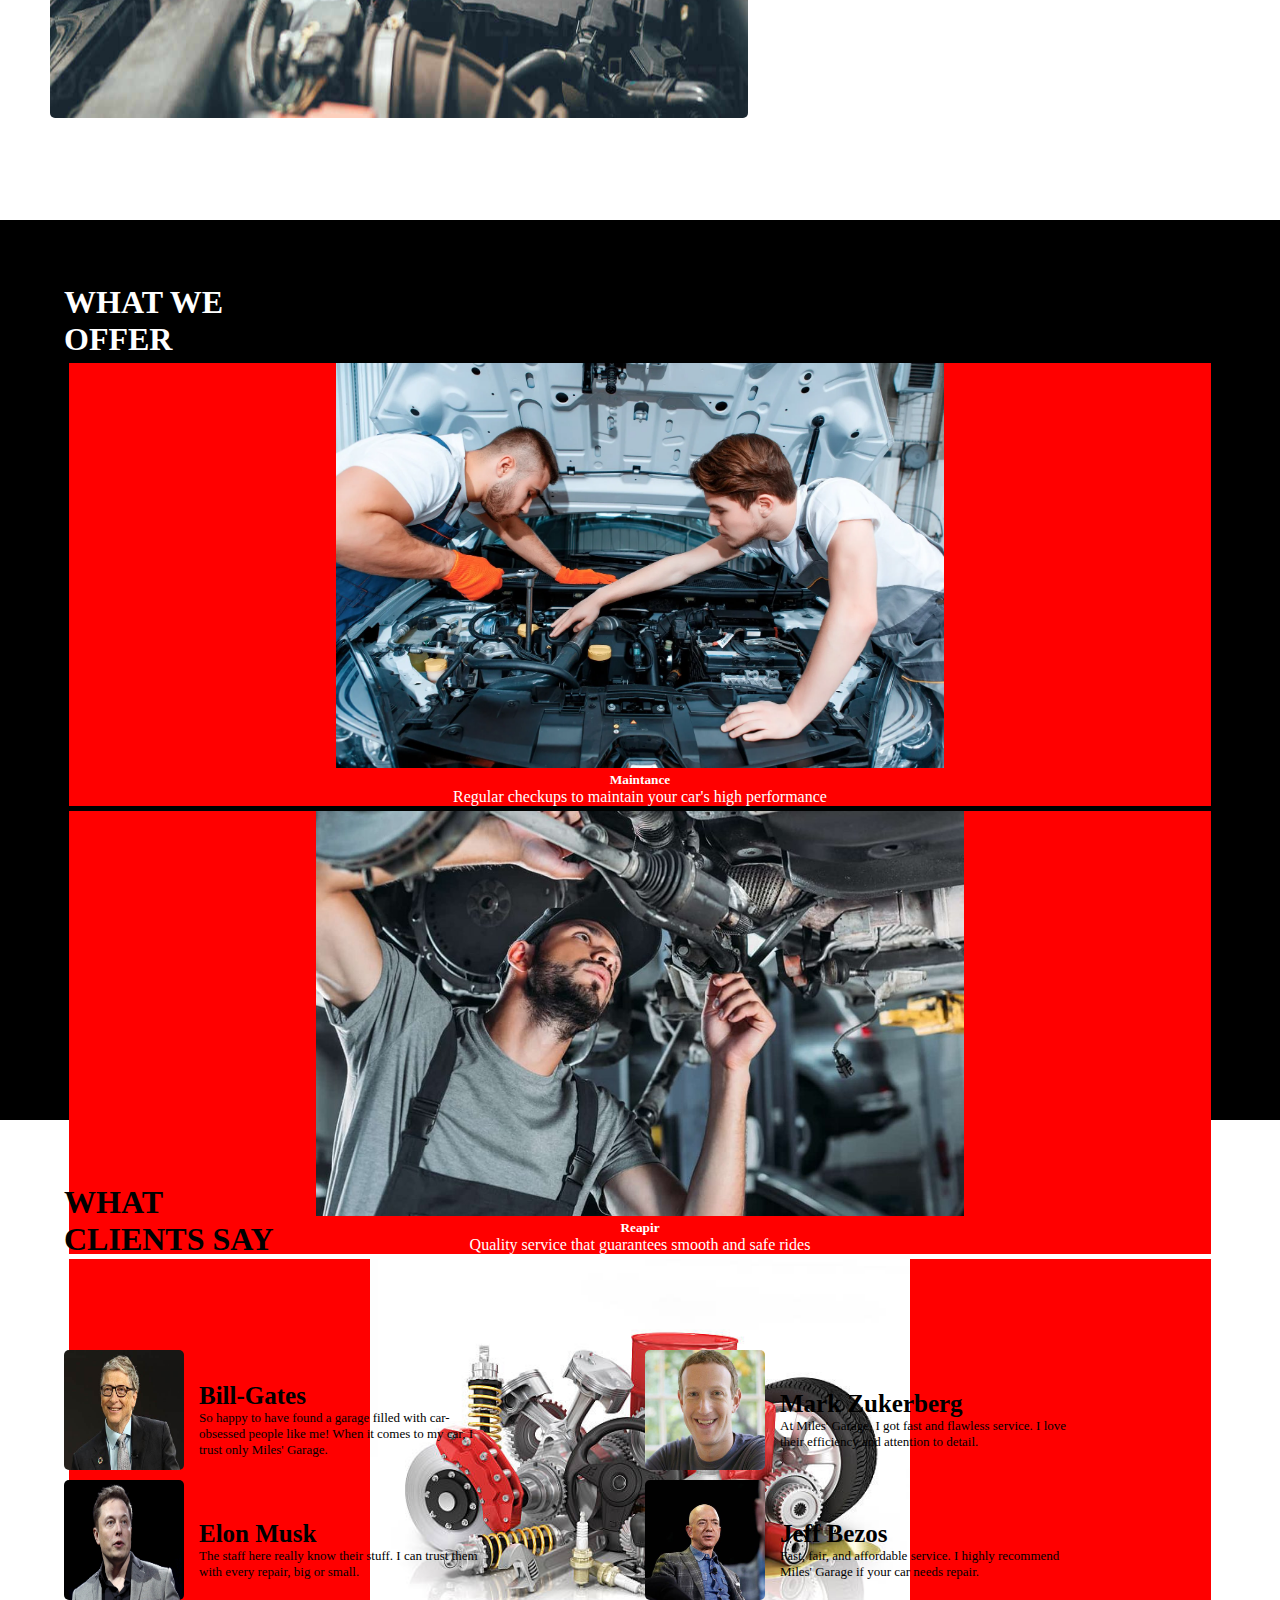
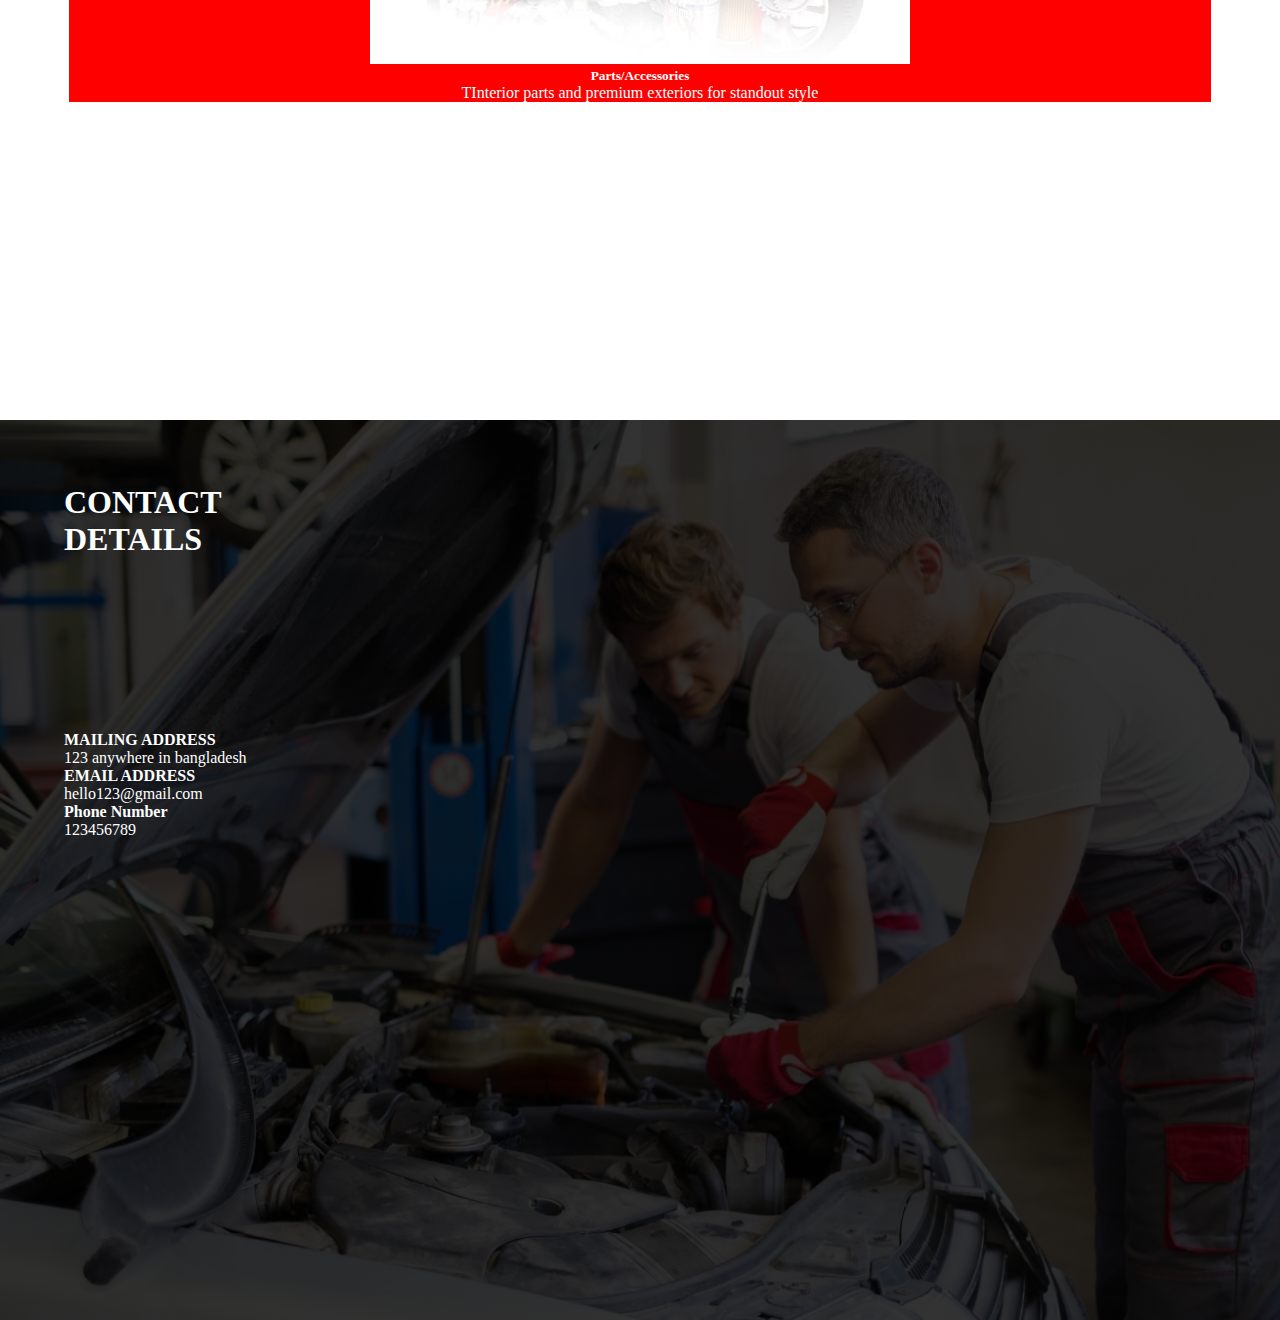
<file: MILES'-GARAGE/index.html>
<!DOCTYPE html>
<html lang="en">

<head>
    <meta charset="UTF-8">
    <meta name="viewport" content="width=device-width, initial-scale=1.0">
    <link href="https://cdn.jsdelivr.net/npm/bootstrap@5.0.2/dist/css/bootstrap.min.css" rel="stylesheet"
        integrity="sha384-EVSTQN3/azprG1Anm3QDgpJLIm9Nao0Yz1ztcQTwFspd3yD65VohhpuuCOmLASjC" crossorigin="anonymous">
    <link rel="stylesheet" href="style.css">
    <title>Miles' Garage</title>
</head>

<body>

    <section class="first-pg">
        <div class="container1">
            <h1>MILES' GARAGE</h1>
            <p>Caring for cars since 2000</p>
            <button>Book Now</button>
        </div>
    </section>


    <section class="second-pg">
        <div class="container2">
            <div class="image">
                <img src="image/work.jpg" alt="">
            </div>
            <div class="text">
                <h2>REPAIRING IS <br> CARING</h2>
                <p>Miles' Garage actually does belong to Miles - a cheerful guy with an almost crazy obsession with
                    cars. He and his team of specialists have learned to translate this obsessive nature into impressive
                    service, repairing automobiles with such finesse, it's almost an artform.</p>
                <br>
                <p>Miles and the rest of his garage is committed to caring for cars with top-notch service and repairs,
                    because the longer a car lasts, the better for you, for the environment, and for your beloved
                    automobile.</p>
            </div>
    </section>


    <section class="third-pg">
        <div class="container3">
            <h1>WHAT WE <br> OFFER</h1>
            <div class="card-group">
                <div class="card">
                    <img src="image/maintance.webp" class="card-img-top" alt="...">
                    <div class="card-body">
                        <h5 class="card-title">Maintance</h5>
                        <p class="card-text">Regular checkups to maintain your car's high performance</p>
                    </div>
                </div>
                <div class="card">
                    <img src="image/repare.jpg" class="card-img-top" alt="...">
                    <div class="card-body">
                        <h5 class="card-title">Reapir</h5>
                        <p class="card-text">Quality service that guarantees smooth and safe rides</p>
                    </div>
                </div>
                <div class="card">
                    <img src="image/part.jpg" class="card-img-top" alt="...">
                    <div class="card-body">
                        <h5 class="card-title">Parts/Accessories</h5>
                        <p class="card-text">TInterior parts and premium exteriors for standout style</p>
                    </div>
                </div>
            </div>
        </div>
    </section>

    <section class="fourth-pg">
        <div class="container4">
            <h1>WHAT <br> CLIENTS SAY</h1>

            <div class="row row-cols-2">
                <div class="col">
                  <img src="image/bill-gates.jpg" alt="">
                  <div>
                    <h3>Bill-Gates</h3>
                    <p>So happy to have found a garage filled with car-obsessed people like me! When it comes to my
                      car, I trust only Miles' Garage.</p>
                  </div>
                </div>
                <div class="col">
                  <img src="image/mark.jpg" alt="">
                  <div>
                    <h3>Mark Zukerberg</h3>
                    <p>At Miles' Garage, I got fast and flawless service. I love their efficiency and attention to
                      detail.</p>
                  </div>
                </div>
                <div class="col">
                  <img src="image/elon.jpg" alt="">
                  <div>
                    <h3>Elon Musk</h3>
                    <p>The staff here really know their stuff. I can trust them with every repair, big or small.</p>
                  </div>
                </div>
                <div class="col">
                  <img src="image/jeff.jpg" alt="">
                  <div>
                    <h3>Jeff Bezos</h3>
                    <p>Fast, fair, and affordable service. I highly recommend Miles' Garage if your car needs
                      repair.</p>
                  </div>
                </div>
              </div>              
        </div>
    </section>

    <section class="fifth-pg">
        <div class="container5">
            <h1>CONTACT <br> DETAILS</h1>
            <div class="contact">
                    <div class="row">
                      <div class="col">
                        <h4>MAILING ADDRESS</h4>
                        <p>123 anywhere in bangladesh</p>
                      </div>
                      <div class="col">
                        <h4>EMAIL ADDRESS</h4>
                        <p>hello123@gmail.com</p>
                      </div>
                      <div class="col">
                        <h4>Phone Number</h4>
                        <p>123456789</p>
                      </div>
                    </div>
            </div>
        </div>

    </section>




    <script src="https://cdn.jsdelivr.net/npm/bootstrap@5.0.2/dist/js/bootstrap.bundle.min.js"
        integrity="sha384-MrcW6ZMFYlzcLA8Nl+NtUVF0sA7MsXsP1UyJoMp4YLEuNSfAP+JcXn/tWtIaxVXM"
        crossorigin="anonymous"></script>
</body>

</html>
</file>
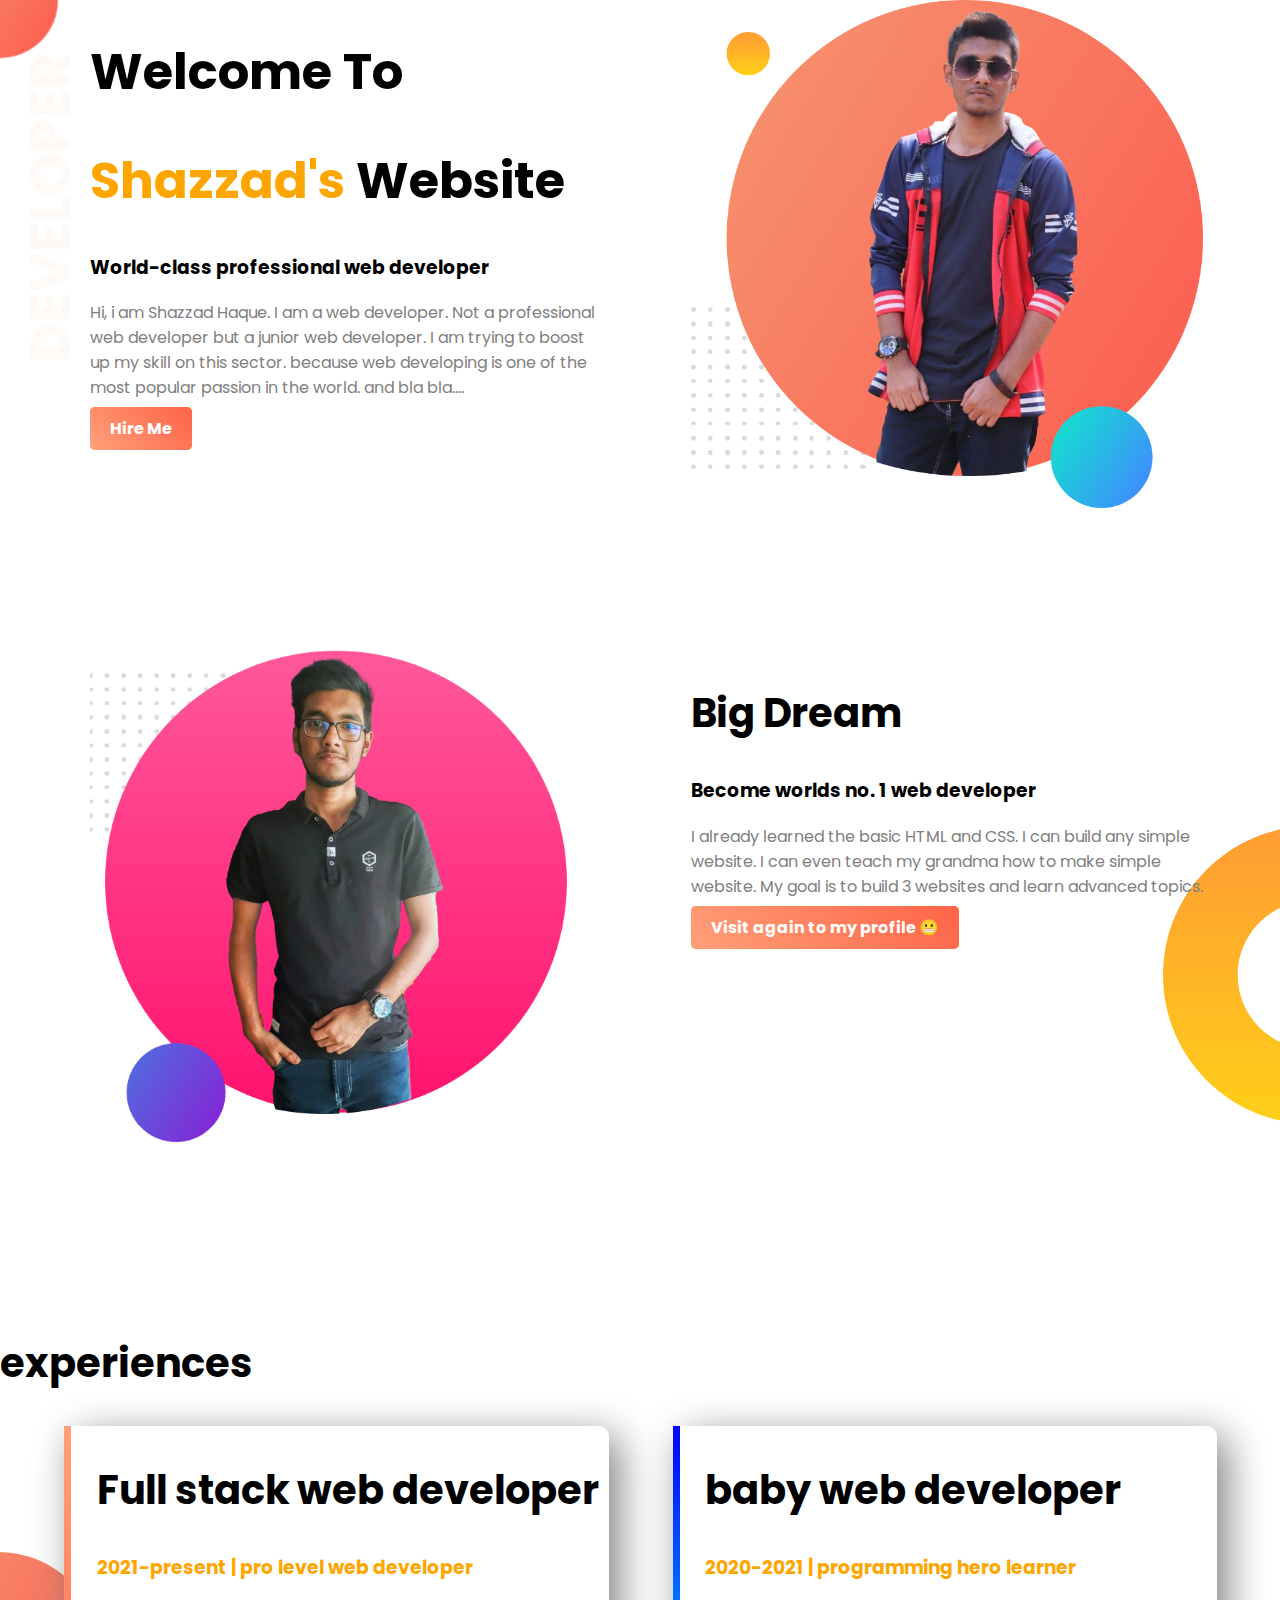
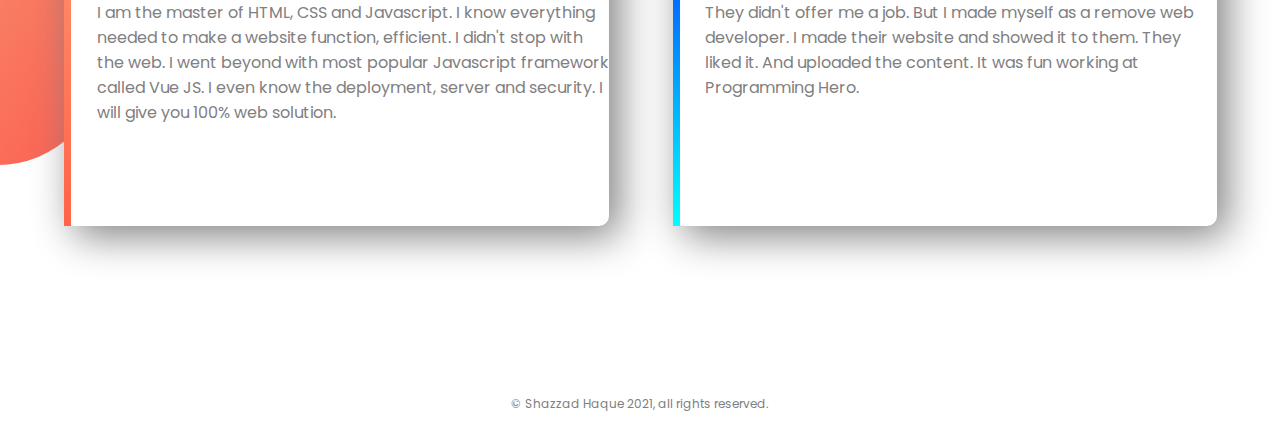
<file: web-portfolio/index.html>
<!DOCTYPE html>
<html lang="en">
<head>
    <meta charset="UTF-8">
    <meta http-equiv="X-UA-Compatible" content="IE=edge">
    <meta name="viewport" content="width=device-width, initial-scale=1.0">
    <title>Shazzad web developer</title>
    <link rel="preconnect" href="https://fonts.googleapis.com">
<link rel="preconnect" href="https://fonts.gstatic.com" crossorigin>
<link href="https://fonts.googleapis.com/css2?family=Poppins:wght@500&display=swap" rel="stylesheet">
    <link rel="stylesheet" href="style.css">
</head>
<body>
    <section  class="top-banner">
        <div class="half-width">
            <h1>Welcome To  </h1>
        <h1><span class="orange-highlight">Shazzad's</span> Website</h1>
        <h3>World-class professional web developer</h3>
        <p>Hi, i am Shazzad Haque. I am a web developer. Not a professional web developer but a junior web developer. I am trying to boost up my skill on this sector. because web developing is one of the most popular passion in the world. and bla bla....</p>
        <a class="link-button" target="-blank"href="https://www.facebook.com/shazzad.hasan.1365/">Hire Me</a>
        </div> 
        <div class="half-width">
            <img src="images/one-photo.png" alt="">
        </div>
    
    </section>
    <section class="dream-area">
        <div class="half-width">
            <img src="images/two-photo.png" alt="">
        </div>

        <div class="half-width">
           <h2>Big Dream</h2>
           <h3>Become worlds no. 1 web developer</h3>
           <p>I already learned the basic HTML and CSS. I can build any simple website. I can even teach my grandma how to make simple website. My goal is to build 3 websites and learn advanced topics.</p>
           <a target="-blank" class="link-button" href="https://www.facebook.com/shazzad.hasan.1365/">Visit again to my profile 😬</a>
        </div>

    </section>
    <section class="experience-area">
        <h2>experiences</h2>
        <div id="full-stack" class="half-width single-experience">
            <h2>Full stack web developer</h2>
            <h3 class="orange-highlight">2021-present | pro level web developer</h3>
            <p>I am the master of HTML, CSS and Javascript. I know everything needed to make a website function, efficient. I didn't stop with the web. I went beyond with most popular Javascript framework called Vue JS. I even know the deployment, server and security. I will give you 100% web solution.</p>

        </div>
        <div id="baby-web" class= "half-width single-experience">
        <h2>baby web developer</h2>
        <h3 class="orange-highlight">2020-2021 | programming hero learner</h3>
        <p>They didn't offer me a job. But I made myself as a remove web developer. I made their website and showed it to them. They liked it. And uploaded the content. It was fun working at Programming Hero.</p>
        </div>

    </section>
    <footer>
        <p>© Shazzad Haque 2021, all rights reserved.</p>
    </footer>
    </body>
</html>
</file>
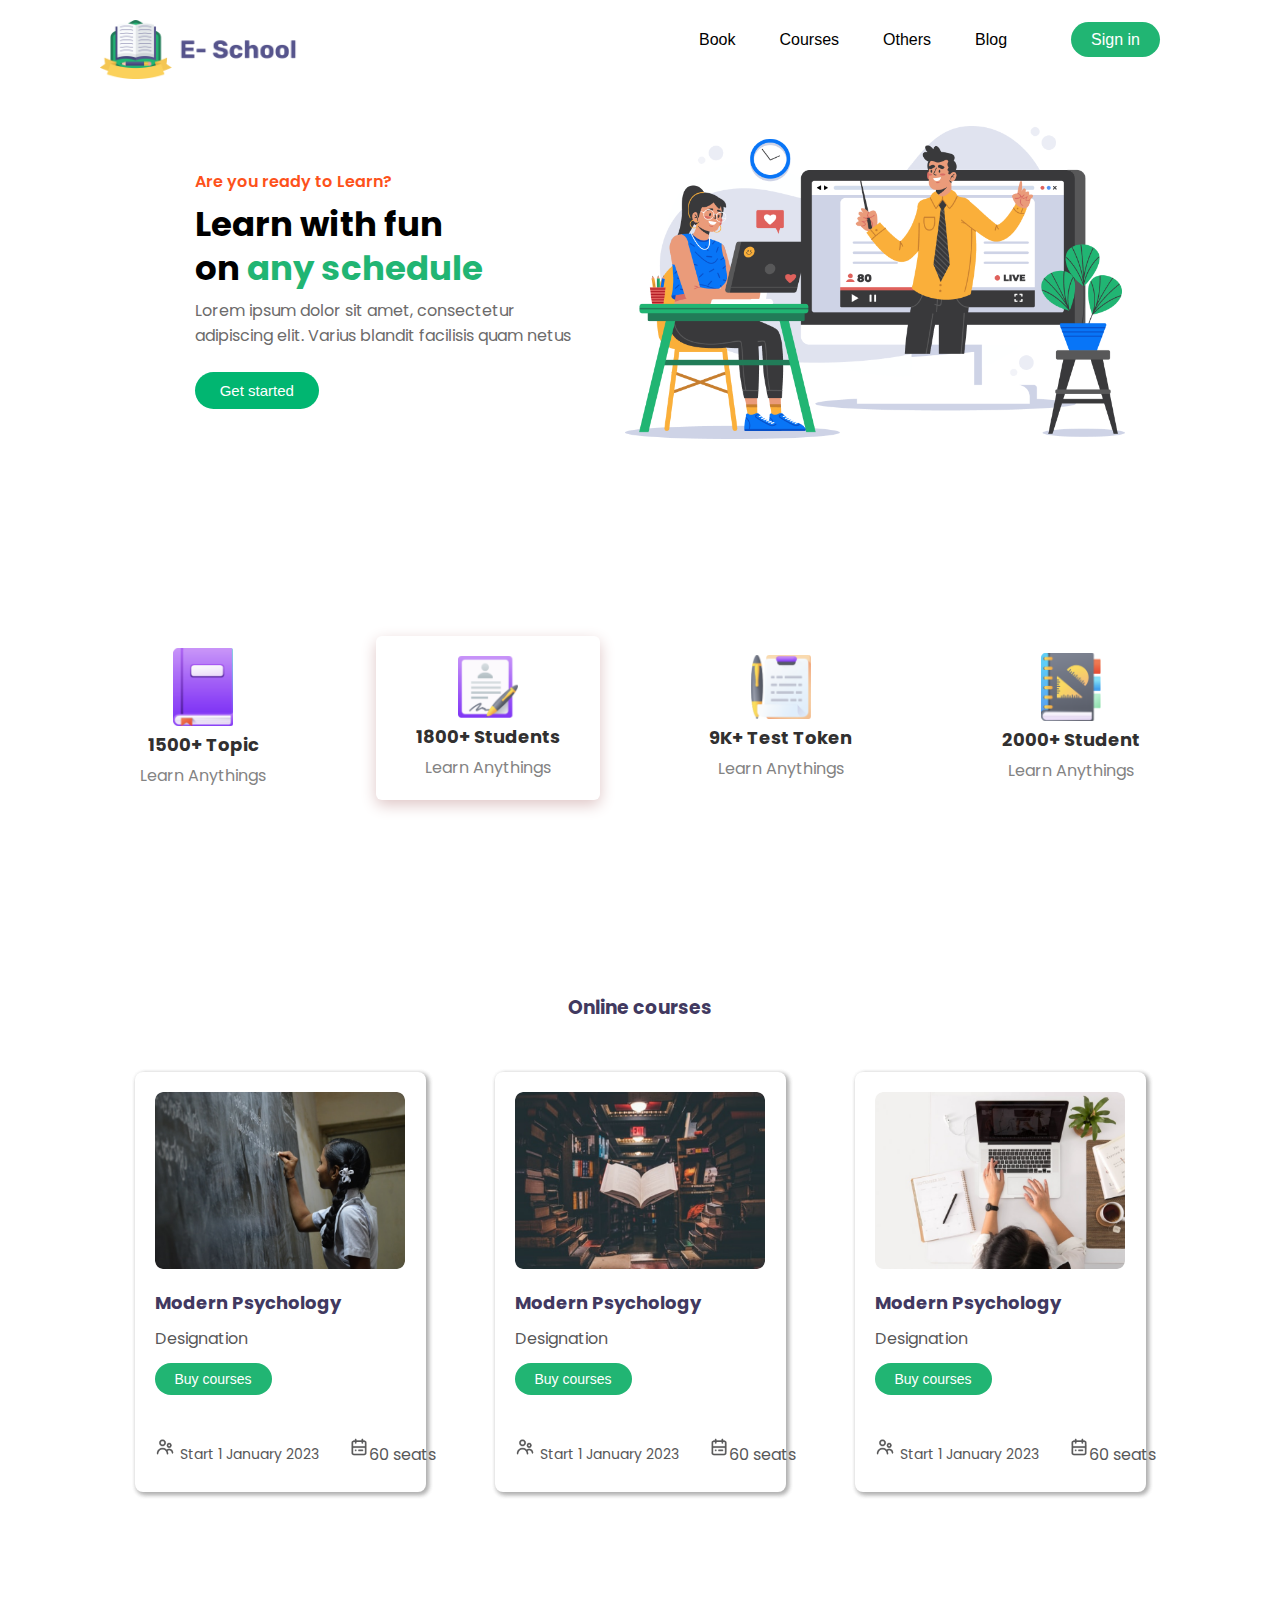
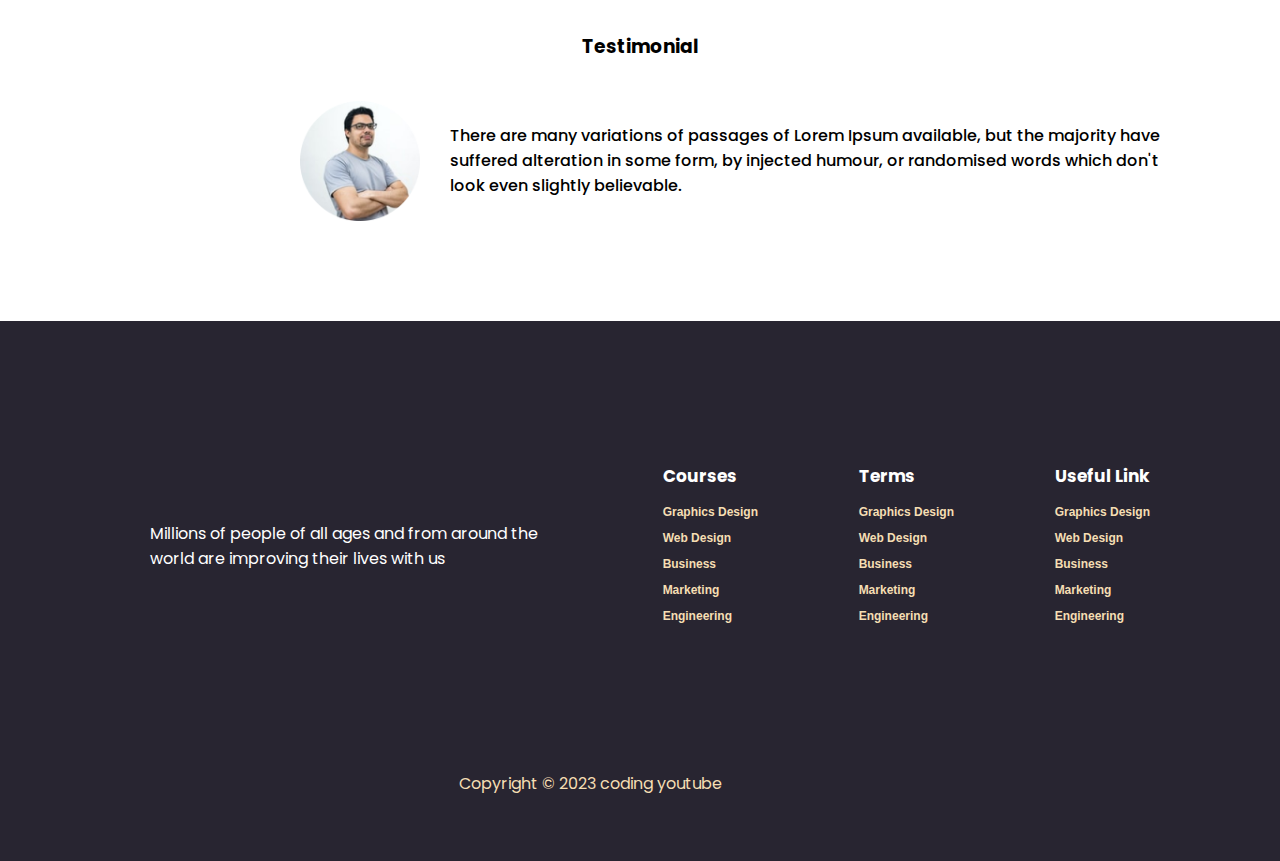
<file: 4.e-school-resources-master/e-school-resources-master/index.html>
<!DOCTYPE html>
<html lang="en">

<head>
  <meta charset="UTF-8">
  <meta http-equiv="X-UA-Compatible" content="IE=edge">
  <meta name="viewport" content="width=device-width, initial-scale=1.0">
  <link rel="preconnect" href="https://fonts.googleapis.com">
  <link rel="preconnect" href="https://fonts.gstatic.com" crossorigin>
  <link href="https://fonts.googleapis.com/css2?family=Poppins:wght@600&display=swap" rel="stylesheet">
  <link rel="stylesheet" href="style.css">
  <title>E-School</title>
</head>

<body>
  <div class="top-header" id="home">
    <header>
      <nav>
        <div class="logo">
          <img class="logo-img" src="images/ICON/Logo.png" alt="logo">
        </div>
        <ul class="nav-links">
          <li><a href="#Books">Book</a></li>
          <li><a href="#courses">Courses</a></li>
          <li><a href="#others">Others</a></li>
          <li><a href="#Blog">Blog</a></li>
          <li><a target="_blank" href="http://www.moedu.gov.bd/" class="btn">Sign in</a></li>
        </ul>
      </nav>
    </header>
  </div>

  <section class="hero-section" >
    <div class="hero-box">
      <div class="left-box">
        <p class="ready">Are you ready to Learn?</p>
        <h1>Learn with fun <br> on <span>any schedule</span></h1>
        <p class="left-pera">Lorem ipsum dolor sit amet, consectetur <br>
          adipiscing elit. Varius blandit facilisis quam netus</p>
        <a href="#" class="btn-started">Get started</a>
      </div>
      <div class="right-box">
        <img src="images/Photos/Illustration.png" alt="header" class="right-img">
      </div>
    </div>
  </section>

  <section class="feature" id="Books">
    <div class="boxes ">
      <img src="images/ICON/book.png" alt="Features" style="width: 60px;">
      <h2 class="talk">1500+ Topic</h2>
      <p class="learn">Learn Anythings</p>
    </div>

    <div class="boxes al-shadow">
      <img src="images/ICON/Student.png" alt="Features" style="width: 60px;">
      <h2 class="talk">1800+ Students</h2>
      <p class="learn">Learn Anythings</p>
    </div>

    <div class="boxes">
      <img src="images/ICON/Test.png" alt="Features" style="width: 60px;">
      <h2 class="talk">9K+ Test Token</h2>
      <p class="learn">Learn Anythings</p>
    </div>

    <div class="boxes">
      <img src="images/ICON/Students.png" alt="Features" style="width: 60px;">
      <h2 class="talk">2000+ Student</h2>
      <p class="learn">Learn Anythings</p>
    </div>
  </section>

  <div class="course-top" id="courses">
    <div class="online-title">
      <h3>Online courses</h3>
    </div>
    <section class="online-courses">
      <div class="online-box">
        <img src="images/Photos/Morder pyschology.png" alt="">
        <h2>Modern Psychology</h2>
        <p>Designation</p>
        <a href="#" class="btn started course-btn">Buy courses</a>
        <div class="bottom-feature">
          <div class="left-date">
            <img src="images/ICON/people.png" alt="" style="width: 20px; height: 20px;">
            <p>Start 1 January 2023</p>
          </div>
          <div class="right-stu">
            <img src="images/ICON/calendar.png" alt="" style="width: 20px; height:20px;">
            <p>60 seats</p>
          </div>
        </div>
      </div>

      <div class="online-box">
        <img src="images/Photos/Morder psyc.png" alt="">
        <h2>Modern Psychology</h2>
        <p>Designation</p>
        <a href="#" class="btn started course-btn">Buy courses</a>
        <div class="bottom-feature">
          <div class="left-date">
            <img src="images/ICON/people.png" alt="" style="width: 20px; height: 20px;">
            <p>Start 1 January 2023</p>
          </div>
          <div class="right-stu">
            <img src="images/ICON/calendar.png" alt="" style="width: 20px; height:20px;">
            <p>60 seats</p>
          </div>
        </div>
      </div>

      <div class="online-box">
        <img src="images/Photos/Morder pychons.png" alt="">
        <h2>Modern Psychology</h2>
        <p>Designation</p>
        <a href="#" class="btn started course-btn">Buy courses</a>
        <div class="bottom-feature">
          <div class="left-date">
            <img src="images/ICON/people.png" alt="" style="width: 20px; height: 20px;">
            <p>Start 1 January 2023</p>
          </div>
          <div class="right-stu">
            <img src="images/ICON/calendar.png" alt="" style="width: 20px; height:20px;">
            <p>60 seats</p>
          </div>
        </div>
      </div>

    </section>
  </div>

  <section class="testimonial" id="Blog">
    <div class="test-title">
      <h3>Testimonial</h3>
    </div>
    <div class="testimonial-box">
      <img src="images/Photos/Man.png" alt="" style="width: 120px;">
      <p>There are many variations of passages of Lorem Ipsum available, but the
        majority have suffered alteration in some form, by injected humour,
        or randomised words which don't look even slightly believable.</p>
    </div>
  </section>

  <footer>
    <div class="footer-box" id="others">
      <div class="footer-links footer-about">
        <p>Millions of people of all ages and from around
          the world are improving their lives with us</p>
      </div>
      <div class="footer-links">
        <h3>Courses</h3>
        <a href="#Graphics Design">Graphics Design</a>
        <a href="#Web Design">Web Design</a>
        <a href="#Business">Business</a>
        <a href="#Marketing">Marketing</a>
        <a href="#Engineering">Engineering</a>
      </div>

      <div class="footer-links">
        <h3>Terms</h3>
        <a href="#Graphics Design">Graphics Design</a>
        <a href="#Web Design">Web Design</a>
        <a href="#Business">Business</a>
        <a href="#Marketing">Marketing</a>
        <a href="#Engineering">Engineering</a>
      </div>

      <div class="footer-links">
        <h3>Useful Link</h3>
        <a href="#Graphics Design">Graphics Design</a>
        <a href="#Web Design">Web Design</a>
        <a href="#Business">Business</a>
        <a href="#Marketing">Marketing</a>
        <a href="#Engineering">Engineering</a>
      </div>
    </div>
    <p class="end">Copyright &copy; 2023 coding youtube</p>
  </footer>

</body>

</html>
</file>
<file: 10.Parallax Website/style.css>
html,body{
    height: 100%;
    margin: 0;
    font-size: 16px;
    font-family: "Lato",sans-serif;
    font-weight: 400;
    line-height: 1.8em;
    color: #666;
}
.pimg1{
    background-image: url(images/image1.jpg);
    min-height: 100%;
}
.pimg2{
    background-image: url(images/image2.jpg);
    min-height: 400px;
}
.pimg3{
    background-image: url(images/image3.jpg);
    min-height: 400px;
}
.pimg1,.pimg2, .pimg3
{
    position: relative;
    background-position: center;
    background-size: cover;
    background-repeat: no-repeat;
    background-attachment: fixed;
}
.ptext{
    position: absolute;
    top: 50%;
    width: 100%;
    text-align: center;
    color: black;
    font-size: 27px;
    letter-spacing: 8px;
    text-transform: uppercase;
}
.txtBg{
    background-color: #313534;
    color: white;
    padding: 20px;
    border-radius: 100px;
}
.section{
    padding: 50px 80px;
    text-align: center;
}
.section-light{
    background-color: #f4f4f4;
    color: #666;
}
.section-dark{
    background-color: #282e34;
    color: #ddd;
}
</file>
<file: 13. Google-homepage/style.css>
*{
    margin: 0;
    padding: 0;
    box-sizing: border-box;
    font-family: Arial, Helvetica, sans-serif;
}
section{
    position: relative;
    width: 100%;
    display: flex;
    justify-content: center;
    align-items: center;
    min-height: 100vh;
}
section header{
    position: absolute;
    top: 0;
    width: 100%;
    display: flex;
    justify-content: flex-end;
    padding: 20px;
}
section header ul{
    display: flex;
    justify-content: center;
    align-items: center;
}
section header ul li{
    list-style: none;
    margin-left: 20px;
}
section header ul li a{
    color: #111;
    text-decoration: none;
    font-size: 13px;
}
section header ul li button{
    background-color: #4584ef;
    border: none;
    outline: none;
    padding: 8px 14px;
    color: white;
    font-size: 14px;
    font-weight: bold;
    border-radius: 3px;
    cursor: pointer;
}
section main{
    width: 580px;
    display: flex;
    flex-direction: column;
    justify-content: center;
    align-items: center;
}
section main .searchbox{
    position: relative;
    width: 100%;
    margin-top: 20px;
}
section main .searchbox .search {
    width: 100%;
    padding: 13px;
    padding-left: 45px;
    padding-right: 60px;
    border-radius: 30px;
    border: 1px solid #ccc;
    outline: none;
    font-size: 16px;
}
section main .searchbox .mic{
    cursor: pointer;
}
section main .searchbox .icon{
    position: absolute;
    top: 0;
    width: 100%;
    display: flex;
    padding: 12px 20px;
    justify-content: space-between;
    pointer-events: none;
}
section main .searchbox .search-icon{
    margin-top: 5px;
}
section main .buttons{
    margin-top: 20px;
}
section main .buttons button{
    margin: 0 5px;
    padding: 12px 20px;
    color: #555;
    font-size: 14px;
    border: none;
    cursor: pointer;
    border-radius: 1px solid transparent;
    outline: none;
}
section main .buttons button:hover{
    border: 1px solid #ccc;
}
section main .lang{
    margin-top: 20px;
}
section footer{
    position: absolute;
    bottom: 0;
    left: 0;
    width: 100%;
    background-color: #f2f2f2;
}
section footer .row{
    display: flex;
    justify-content: space-between;
    border-top: 1px solid rgba(0, 0, 0, 0.05);
}
section footer .row ul{
    display: flex;
}
section footer .row ul li{
    padding: 10px;
    list-style: none;
}
section footer .row ul li a{
    text-decoration: none;
    font-size: 14px;
    color: #5f6368;
    margin-right: 25px;
}
</file>
<file: 14. Form/style.css>
.form-table{
    border: 1px solid;
    border-radius: 5px;
    padding: 10px 30px;
    background-color: gray;
    color: wheat;
    font-family: sans-serif;
    font-weight: 400;
    height:10px auto;
    width: 600px;
    align-items: center;
    margin-left: 25%;
}
.html-form h2{
    background-color: aqua;
    height: 70px;
    width: 50%px;
    padding: auto;
}
.name-part{
    margin-top: 50px;
}
.name-part .name{
    margin-top: 10px;
}
h2{
    text-align: center;
    text-decoration: underline;
    color: rgb(13, 41, 119);
    font-weight: 600;
}
b{
    font-size: larger;
    font-weight: bold;
    color:gold;
}
</file>
<file: 2.CALCULATOR/style.css>
*{
    margin: 0;
    padding: 0;
}
h1{
    text-align: center;
}
.card{
    margin: 0 auto;
    width: 350px;
    text-align: center;
    transition: 0.3;
    font-size: 0;
    margin-top: 10px;
    box-shadow: 0 4px 8px 0 rgba(0, 0, 0, 0.2)
    
}
.card:hover{
    box-shadow: 0 16px 32px 0 rgba(0, 0, 0, 0.2)
}
.calc-head #result{
    width: 325px;
    height: 100px;
    font-size: 32px;
    font-weight: bold;
    text-align: right;
    padding: 0 10px;
    letter-spacing: 2px;
}
.btn{
    width: 87px;
    height: 70px;
    font-weight: bold;
    font-size: 16px;
    background-color: rgba(59, 52, 52, 0.849);
    color: white;
}
.btn-style{
    background-color: darkgoldenrod;
}
.btn:hover{
    background-color: fuchsia;
}
.last-button{
    background-color: green;
}
.last-button:hover{
    background-color: rgb(255, 0, 21);
}
</file>
<file: 7.panda-commerce/style.css>
.container{
    margin-bottom: 100px;
}
.pink-bg{
    background-color: #fceae8;
    border-radius: 10px;
}
.carousel-item{
    padding: 20px 40px;
}
.price{
    color: #ff136f;
}
.buy-now-btn{
    background-image: linear-gradient(to bottom, #ff589b 0%, #ff136f 100%);
    color: white;
    border: none;
    border-radius: 8px;
    padding: 9px 25px;
    cursor: pointer;
}
.cat1, .cat2, .cat3{
    padding: 10px 30px;
    border-radius: 10px;
}
.cat1{
    background-color: orange;
}
.cat2{
    background-color: orchid;
}
.cat3{
    background-color: blue;
}
.categories h1{
    color: white;
}
.categories img{
    width: 100px;
}
.card{
    border: none;
    box-shadow: 5px 5px 10px lightgrey;
}
#subscribe{
    height: 300px;
}
#subscribe h6{
    color: grey;
}
.footer{
    text-align: center;
}
</file>
<file: FrontEnd_Practice- 1/style.css>
:root {
    --button-color: #4C5FD5;
    --header-color: #dadbf1;
    --dark-color: #000000;
    --light-color: #ffffff;
}
* {
    margin: 0;
    padding: 0;
    box-sizing: border-box;
}

body {
    font-family: 'Gill Sans', 'Gill Sans MT', Calibri, 'Trebuchet MS', sans-serif;
    /* height: 100vh; */
    /* width: 100%; */
    overflow-x: hidden;
}

.navbar {
    background-color: var(--dark-color);
    color: var(--light-color);
    display: flex;
    justify-content: space-between;
    align-items: center; /* Align items vertically */
}
.navbar .container-fluid {
    padding-left: 100px; /* Add padding to the left side */
    padding-right: 100px; /* Add padding to the right side */
    display: flex;
    justify-content: space-between;
    align-items: center;   
}

.navbar .navbar-brand {
    color: var(--light-color);
    cursor: pointer;
    font-size: 30px;
}

.navbar .form-control {
    background-color: var(--light-color);
    color: var(--dark-color);
}

.navbar .btn {
    color: var(--light-color);
}


.header {
    text-align: center;
    height: 50vh;
    width: 100%;
    background-color: var(--header-color);
    display: flex;
    flex-direction: column;
    justify-content: center;
    gap: 10px;
}

/* .header h1 {
  margin-bottom: 20px;  
} */

.input-container {
    position: relative;
    width: 30%;
    margin: 0 auto;
}


.input-container i {
    position: absolute;
    top: 50%;
    right: 5px;
    transform: translateY(-50%);
    color: var(--dark-color);
}

/* Option 1 styles (uncomment if using placeholder) */
/* .input-container input[type="text"]::placeholder {
  color: #ccc;
  opacity: 0.5;
} */

/* Option 2 styles (for label element) */
.input-container label {
    position: absolute;
    top: 50%;
    left: 10px;
    transform: translateY(-50%);
    color: #ccc;
    font-size: 0.8rem;
}

.first-page{
    /* display: flex; */
    width: 100vw;
    height: 100%;
}

.page-container{
    display: flex;
    justify-content: space-around;
    align-items: center;
    overflow: hidden;
    height: 50%;
}

.left-side,
.right-side {
    margin-top: 15px; /* Adjust this value to your preference */
    margin-bottom: 15px; /* Adjust this value to your preference */
}
.icn-txt {
    display: flex;
    gap: 20px; /* Adjust this value to your preference */
    margin-top: 15px;
    margin-bottom: 15px;
}

.icn{
    font-size: 30px;
}

.txt h3{
    font-size: 20px;
    margin-bottom: 10px;
}

.txt p{
    line-height: 15px;
    margin-bottom: 10px;
}

.txt button{
    background-color: transparent;
    color: var(--button-color);
    border: none;
    padding: 10px;
    border-radius: 5px;
    cursor: pointer;
}

footer {
    text-align: center;
    background-color: var(--dark-color);
    color: var(--light-color);
    padding: 20px; /* Increase padding for better spacing */
    margin-top: 10px;
    display: flex;
    flex-wrap: wrap; /* Allow items to wrap to the next line if necessary */

}

footer .list {
    flex: 1;
    margin-right: 20px;
    margin-bottom: 20px; /* Add margin at the bottom for spacing */
    float: left;
}

.list ul {
    padding: 0; /* Remove default padding from ul */
    margin: 0; /* Remove default margin from ul */
}

.list ul li {
    list-style: none;
    float: left;
}

.copy {
    flex-basis: 100%; /* Ensure copyright text spans full width */
}
</file>
<file: job-application-form/style.css>
*{
    margin: 0;
    padding: 0;
    box-sizing: border-box;
}

body{
    background-color: rgb(155, 154, 154);
}

.container{
    max-width: 700px;
    margin: 5px auto;
}

.apply_box{
    background-color: white;
    max-width: 600px;
    padding: 24px;
    margin: 0 auto;
    margin-top: 0px;
    box-shadow: 4px 3px 5px rgba(1, 1, 1, 0.1);
    border-radius: 10px;
}
.web{
    font-size: 20px;
    
}

.form-container{
    margin-top: 5px;
    display: grid;
    grid-template-columns: repeat(auto-fit, minmax(200px, 1fr));
    grid-gap: 20px;
}
.form-control{
    display: flex;
    flex-direction: column;
}

label{
    font-size: 15px;
    margin-bottom: 5px;
}

input,select,textarea{
    padding: 6px 10px;
    border: 1px solid #ccc;
    border-radius: 4px;
    font-size: 15px;
}

input:focus{
    outline-color: red;
}
.button-container{
    display: flex;
    justify-content: flex-end;
    margin-top: 20px;
}

button{
    background-color: red;
    border:transparent solid 2px;
    padding: 5px 10px;
    color: white;
    border-radius: 8px;
    transition: 0.2s ease-in;
}
button:hover{
    background-color: grey;
    border: 2px solid red;
    color: black;
    cursor: pointer;
}
.textarea-control{
    grid-column:1 / span 2;
}
.textarea-control textarea{
    width: 100%;
}

@media  (max-width:460px){
    .textarea-control{
        grid-column: 1 / span 1;
    }
}
</file>
<file: MILES'-GARAGE/style.css>
*{
    margin: 0;
    padding: 0;
    box-sizing: border-box;
}
body {
    margin: 0;

}
.first-pg{
    background-image: linear-gradient(rgba(0, 0, 0, 0.5), rgba(0, 0, 0, 0.5)), url("image/garage-bg.jpg");
    background-size: cover;
}
.container1 {
    display: flex;
    flex-direction: column;
    align-items: center;
    justify-content: center;
    height: 100vh;
}

.container1 h1 {
    color: white;
    font-size: 48px;
    margin-bottom: 10px;
}

.container1 p {
    color: white;
    font-size: 24px;
}

button {
    padding: 10px 20px;
    border: none;
    border-radius: 5px;
    background-color: red;
    color: white;
    font-size: 18px;
}
.second-pg{
    padding: 10px;
}
.container2 {
    display: flex;
    height: 100vh;
    padding: 40px;
    align-items: center;
    justify-content: center;
  }
  
 .container2 .image img{
    width: 100%;
    height: 80vh;
    margin-right: 10px;
    border-radius: 5px;
  }
  
 .container2 .text {
    width: 60%;
    padding: 20px;
    margin-left: 15px;
  }
  
 .container2 h2 {
    font-size: 36px;
    margin-bottom: 15px;
  }
  
 .container2 p {
    font-size: 18px;
    color: black;
    font-size: 100;
    line-height: 1.5;
  }

  .container3{
    height: 100vh;
    width: 100%;
    padding: 5%;
    background-color: black;
    color: white;
  }
.container3 h1{
    margin-top:-10 px;
}
  .container3 .card-group .card{
    background-color: red;
    margin: 5px;
    text-align: center;
    border: none;
  }

  .container3 .card-group .card img{
    height: 45vh;
  }

.container4{
    height: 100vh;
    width: 100%;
    padding: 5%;
    color: black;
}

.container4 .row {
    display: grid;
    grid-template-columns: repeat(2, 1fr);
    grid-template-rows: repeat(2, 1fr);
    gap: 10px;
  }
  
 .container4 .col {
    display: flex;
    flex-direction: row;
    align-items: center;
    width: 75%;
  }
  .container4 .row .col div{
    width: 80%;
    margin-top:20px ;
    margin-left: 15px;
  }
.container4 .row{
  margin-top: 8%;
}
  .container4 .row .col div h3{
    font-size: 25px;
  }

  .container4 .row .col div p{
    font-size: 13px;
  }
 .container4 img {
    max-width: 120px;
    height: 120px;
    border-radius: 5px;
  }

.fifth-pg{
    background-image: linear-gradient(rgba(0, 0, 0, 0.8), rgba(0, 0, 0, 0.8)), url("image/footer-bg.jpg");
    background-size: cover;
}
  .container5{
    height: 100vh;
    width: 100%;
    padding: 5%;
    color: white;
  }

  .container5 .contact{
    margin-top: 15%;
  }
</file>
<file: web-portfolio/style.css>
body{
    margin: 0px;
    font-family:'Poppins', sans-serif;
}
h1{
    font-size: 50px;
}
h2{
    font-size: 40px;
}
p{
    color: gray;
}
.orange-highlight{
    color: orange;
}
.half-width{
    width: 40%;
    padding-left: 2%;
    margin-left: 5%;
    float: left;
}
.half-width img{
    width: 100%;
}
.top-banner{
    background-image: url("images/top-banner.png");
    background-repeat: no-repeat;
}
section{
    height: 500px;
    padding-bottom: 150px;
}
.link-button{
    text-decoration: none;
    background-color: orange;
    padding: 10px 20px;
    border-radius: 5px;
    color: white;
    font-weight: 700;
    background-image: linear-gradient(45deg, lightsalmon, tomato);
}
.dream-area{
    background-image: url(images/dream-bg.png);
    background-repeat: no-repeat;
    background-position:right;
}
.single-experience{
    box-shadow: 10px 10px 40px gray;
    border-radius: 10px;
    height: 80%;
    background-color: white;

}
.experience-area{
    background-image: url(images/exp-bg.png);
    background-repeat: no-repeat;
    background-position: left;

}
#full-stack{
    border-left: 7px solid;
    border-image: linear-gradient( lightsalmon, tomato);
    border-image-slice: 1;
}
#baby-web{
    border-left: 7px solid;
    border-image: linear-gradient(blue, cyan);
    border-image-slice: 1;
}
footer p{
    text-align: center;
    font-size: 12px;

}
</file>
<file: 4.e-school-resources-master/e-school-resources-master/style.css>
* {
  box-sizing: border-box;
  margin: 0;
  padding: 0;

}

body {
  font-family: 'Poppins', sans-serif;
}

header {
  background-color: red;
  height: auto;
  min-width: 100%;
  min-width: 100vw;
  background-color: transparent;
}

header nav {
  display: flex;
  justify-content: space-around;
  align-items: center;
  padding: 0px 100px;
}

.logo {
  display: flex;
  align-items: center;
  justify-content: flex-start;
  margin-right: auto;
}

.logo-img {
  width: 198px;
  height: 59px;
  cursor: pointer;
  margin-top: 20px;
}

li,
a,
button {
  font-family: sans-serif;
  font-weight: 500;
  font-size: 16px;
  color: black;
  text-decoration: none;
}

.nav-links {
  list-style: none;
}

.nav-links li {
  display: inline-block;
  padding: 0px 20px;
}

.nav-links li a {
  transition: all 0.3s ease 0s;
}

.nav-links li a:hover {
  color: #56548C;
}

.btn {
  margin-left: 20px;
  padding: 9px 20px;
  background-color: #21B573;
  border: none;
  border-radius: 50px;
  color: white;
  cursor: pointer;
  transition: all 0.3s ease s;
}

.hero-section {
  min-width: 100vh;
}

.hero-box {
  display: flex;
  align-items: center;
  justify-content: space-evenly;
  padding: 40px 100px;
}

.ready {
  color: #FD511A;
  margin-bottom: 8px;
  font-weight: 550;
}

.left-box {
  margin-left: 40px;
  padding: 50px 0;
}

.hero-box h1 {
  font-size: 34px;
  margin-bottom: 8px;
  line-height: 44px;
}

span {
  color: #21B573;
}

.left-pera {
  color: #6C6B6B;
  margin-bottom: 30px;
}

.btn-started {
  color: white;
  font-weight: 300;
  font-size: 15px;
  background-color: #01b671;
  padding: 10px 25px;
  border-radius: 30px;
  transition: 0.1s ease-in-out;
}

.btn-started:hover {
  background-color: #4160b4;
  color: antiquewhite;
}

.right-img {
  width: 500px;
}

.feature {
  background-color: white;
  height: 50vh;
  display: flex;
  padding: 0px 100px;
  align-items: center;
  justify-content: space-between;
}

.boxes {
  padding: 20px 40px;
  display: flex;
  flex-direction: column;
  align-items: center;
  justify-content: space-between;
  border-radius: 6px;
  transition: 0.1s ease-in-out;
}

.boxes:hover {
  box-shadow: 0px 5px 15px rgb(139, 74, 74);
  cursor: pointer;
}

.boxes h2 {
  font-size: 18px;
  color: rgb(49, 48, 48);
  margin: 5px 0;
}

.boxes p {
  color: rgb(131, 131, 131);
}

.al-shadow {
  box-shadow: 0px 5px 15px rgb(223, 198, 198);
}

.course-top {
  padding: 0 0 100px 0;
}

.online-title {
  display: flex;
  align-items: center;
  justify-content: center;
  margin: 50px;
  color: #413960;
}

.online-courses {
  background-color: white;
  height: auto;
  padding: 0 100px;
  display: flex;
  align-items: center;
  justify-content: space-around;
}

.online-courses img {
  width: 250px;
  border-radius: 8px;
  margin-bottom: 15px;
}

.online-box {
  background-color: white;
  padding: 20px 20px;
  display: flex;
  flex-direction: column;
  align-items: flex-start;
  justify-content: space-between;
  border-radius: 8px;
  box-shadow: 2px 2px 5px rgb(177, 177, 177), 2px 2px 5px rgb(177, 177, 177);
  transition: 0.1s ease-in-out;
}

.online-box:hover {
  box-shadow: 0px 5px 15px rgb(206, 189, 189);
  cursor: pointer;
}

.online-box h2 {
  font-size: 18px;
  color: #413960;
  margin: 5px 0;
}

.online-box p {
  color: #585859;
  margin: 5px 0;
}

.course-btn {
  font-size: 14px;
  color: white;
  padding: 8px 20px;
  margin: 7px 0;
}

.bottom-feature {
  display: flex;
  align-items: center;
  justify-content: space-between;
  margin: 35px 0 0 0;
}

.left-date {
  display: flex;
  align-items: center;
  position: relative;
}

.right-stu {
  display: flex;
  align-items: center;
  position: relative;
  left: 30px;
}

.left-date p,
right p {
  font-size: 14px;
  margin-left: 5px;
}

.testimonial{
  display: flex;
  flex-direction: column;
  align-items: center;
  padding: 0 100px;
  padding-bottom: 100px;
}

.test-title{
  color:#000000;
  padding: 40px;
}

.testimonial-box{
  display: flex;
  flex-direction: row;
  align-items: center;
  margin-left: 200px;
}

.testimonial-box img{
  margin-right: 30px;
}

.testimonial-box p{
  font-weight: 500;
  color: black;
}

footer{
  height: 60vh;
  background-color: #282531;
  color: white;
  padding: 0 100px 100px 0;
}

.footer-links{
  display: flex;
  flex-direction: column;
  padding: 10px 30px;
}

.footer-box{
  height: 50vh;
  display: flex;
  align-items: center;
  justify-content: space-between;
}

.footer-about{
  width: 40%;
  color: white;
  margin-left: 120px;
}

.footer-links h3{
  margin-bottom: 10px;
  color: white;
  font-size: 17px;
}

.footer-links a{
  color: wheat;
  text-decoration: none;
  margin: 6px 0;
  text-align: left;
  font-size: 12px;
  font-weight: 550;
}

.footer-links a:hover{
  color: white;
  cursor: pointer;
}

.end{
  text-align: center;
  color: wheat;
}
</file>
